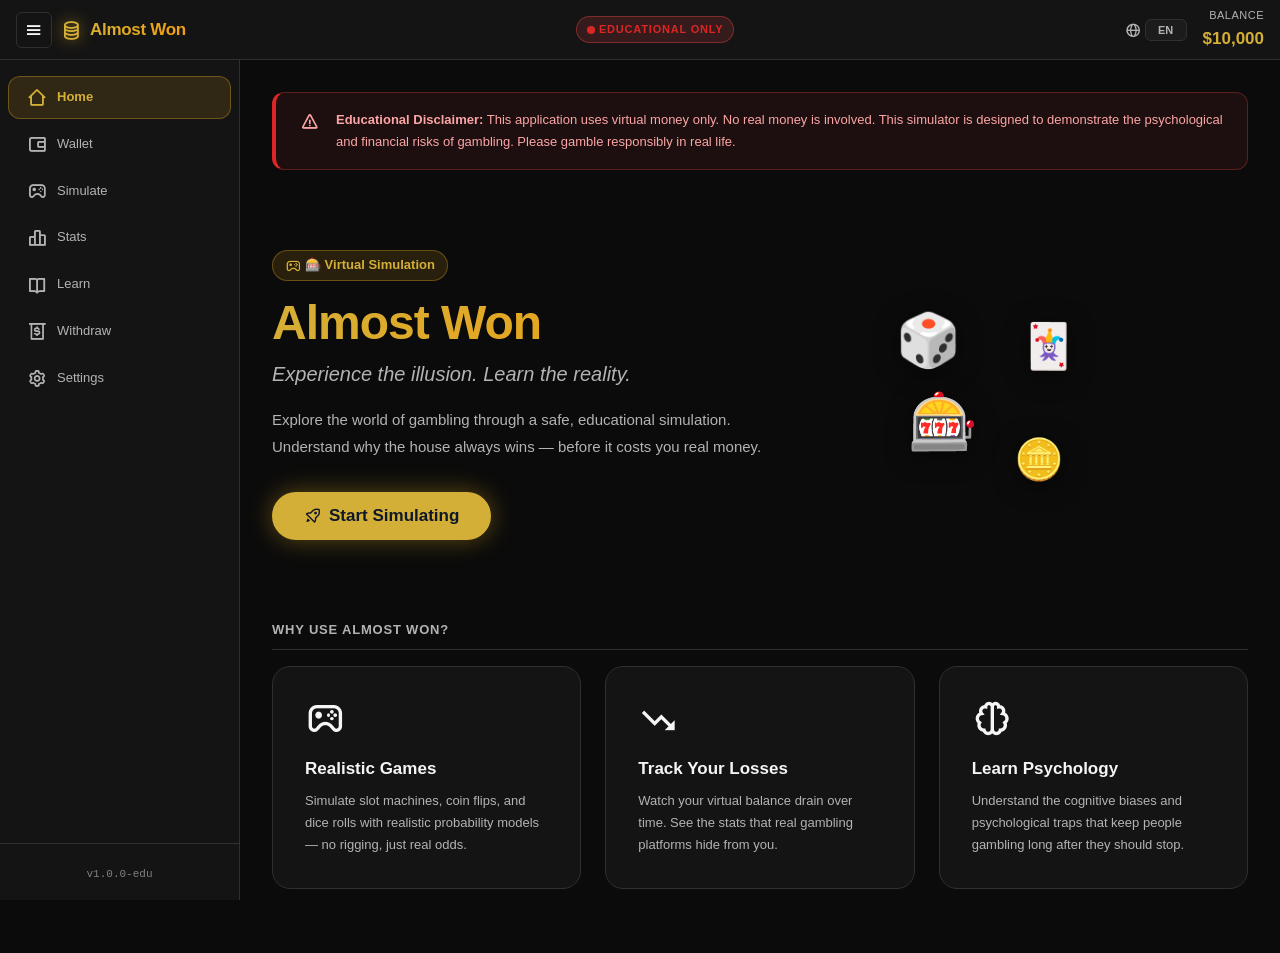
<file: index.html>
<!DOCTYPE html>
<html lang="en">
<head>
  <meta charset="UTF-8" />
  <meta name="viewport" content="width=device-width, initial-scale=1.0" />
  <meta name="description" content="Almost Won - Educational gambling simulator using virtual money." />
  <title>Almost Won | Home</title>
  <link rel="stylesheet" href="css/style.css" />
  <link rel="stylesheet" href="https://unpkg.com/boxicons@2.1.4/css/boxicons.min.css" />
</head>
<body>

  <!-- Layout mounts (filled by layout.js) -->
  <div id="headerMount"></div>

  <div class="layout-wrapper">
    <div id="sidebarMount"></div>

    <main class="main-content" id="mainContent" role="main">

      <!-- Educational Disclaimer Banner -->
      <div class="disclaimer-banner" role="alert">
        <i class="bx bx-error disclaimer-icon" aria-hidden="true"></i>
        <p>
          <strong data-i18n="disclaimerStrong">Educational Disclaimer:</strong>
          <span data-i18n="disclaimerText"> This application uses virtual money only.
          No real money is involved. This simulator is designed to demonstrate the psychological
          and financial risks of gambling. Please gamble responsibly in real life.</span>
        </p>
      </div>

      <!-- Hero Section -->
      <section class="hero-section" aria-labelledby="home-heading">
        <div class="hero-content">
          <div class="hero-badge">
            <i class="bx bx-joystick" aria-hidden="true"></i>
            <span data-i18n="heroBadge">🎰 Virtual Simulation</span>
          </div>
          <h1 class="hero-title" id="home-heading" data-i18n="heroTitle">Almost Won</h1>
          <p class="hero-tagline" data-i18n="heroTagline">Experience the illusion. Learn the reality.</p>
          <p class="hero-description" data-i18n="heroDesc">
            Explore the world of gambling through a safe, educational simulation.
            Understand why the house always wins — before it costs you real money.
          </p>
          <button class="btn btn-primary btn-glow" id="ctaButton">
            <i class="bx bx-rocket" aria-hidden="true"></i>
            <span data-i18n="ctaButton">Start Simulating</span>
          </button>
        </div>
        <div class="hero-visual" aria-hidden="true">
          <div class="hero-emoji-stack">
            <span class="floating-emoji e1">🎲</span>
            <span class="floating-emoji e2">🃏</span>
            <span class="floating-emoji e3">🎰</span>
            <span class="floating-emoji e4">🪙</span>
          </div>
        </div>
      </section>

      <!-- Feature Cards -->
      <div class="section-label" data-i18n="whyLabel">Why Use Almost Won?</div>
      <div class="cards-grid three-col">

        <article class="feature-card">
          <i class="bx bx-joystick card-icon" aria-hidden="true"></i>
          <h3 class="card-title" data-i18n="feat1Title">Realistic Games</h3>
          <p class="card-desc" data-i18n="feat1Desc">
            Simulate slot machines, coin flips, and dice rolls with realistic
            probability models — no rigging, just real odds.
          </p>
        </article>

        <article class="feature-card">
          <i class="bx bx-trending-down card-icon" aria-hidden="true"></i>
          <h3 class="card-title" data-i18n="feat2Title">Track Your Losses</h3>
          <p class="card-desc" data-i18n="feat2Desc">
            Watch your virtual balance drain over time. See the stats that
            real gambling platforms hide from you.
          </p>
        </article>

        <article class="feature-card">
          <i class="bx bx-brain card-icon" aria-hidden="true"></i>
          <h3 class="card-title" data-i18n="feat3Title">Learn Psychology</h3>
          <p class="card-desc" data-i18n="feat3Desc">
            Understand the cognitive biases and psychological traps that keep
            people gambling long after they should stop.
          </p>
        </article>

      </div>

    </main>
  </div>

  <div id="tabBarMount"></div>
  <div id="modalsMount"></div>

  <script src="js/i18n.js"></script>
  <script src="js/state.js"></script>
  <script src="js/engine.js"></script>
  <script src="js/education.js"></script>
  <script src="js/shared.js"></script>
  <script src="js/audio.js"></script>
  <script src="js/layout.js"></script>
  <script src="js/script.js"></script>
  <script>
    if (document.readyState === 'loading') {
      document.addEventListener('DOMContentLoaded', initHome);
    } else { initHome(); }
  </script>
</body>
</html>
</file>
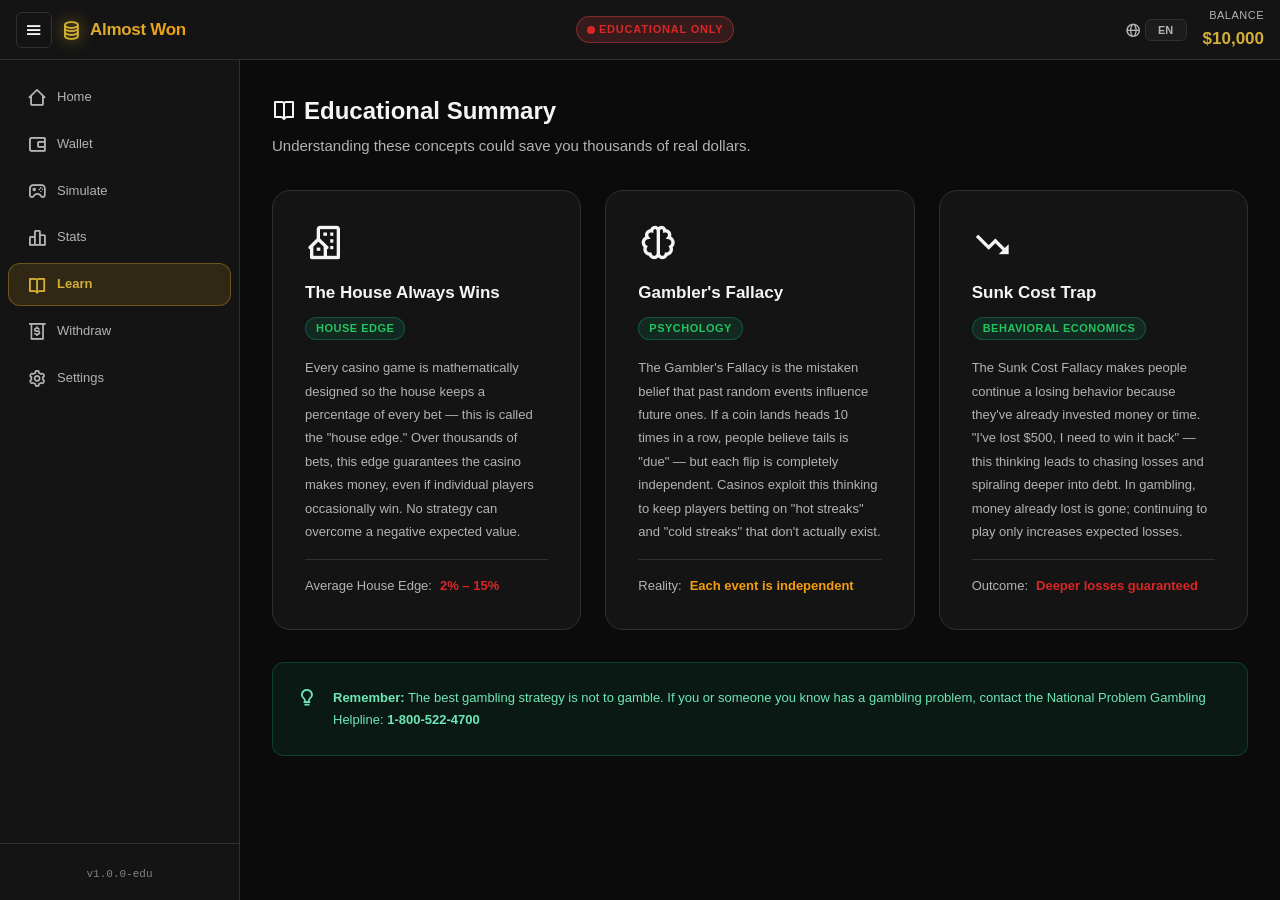
<file: learn.html>
<!DOCTYPE html>
<html lang="en">
<head>
  <meta charset="UTF-8" />
  <meta name="viewport" content="width=device-width, initial-scale=1.0" />
  <meta name="description" content="Almost Won - Educational Summary" />
  <title>Almost Won | Learn</title>
  <link rel="stylesheet" href="css/style.css" />
  <link rel="stylesheet" href="https://unpkg.com/boxicons@2.1.4/css/boxicons.min.css" />
</head>
<body>

  <div id="headerMount"></div>

  <div class="layout-wrapper">
    <div id="sidebarMount"></div>

    <main class="main-content" id="mainContent" role="main">

      <div class="section-header">
        <h2 class="section-title">
          <i class="bx bx-book-open" aria-hidden="true"></i>
          <span data-i18n="learnTitle">Educational Summary</span>
        </h2>
        <p class="section-subtitle" data-i18n="learnSubtitle">
          Understanding these concepts could save you thousands of real dollars.
        </p>
      </div>

      <div class="cards-grid three-col">

        <article class="edu-card" aria-label="The House Always Wins">
          <i class="bx bx-building-house edu-card-icon" aria-hidden="true"></i>
          <h3 class="edu-card-title" data-i18n="edu1Title">The House Always Wins</h3>
          <div class="edu-card-tag" data-i18n="edu1Tag">House Edge</div>
          <p class="edu-card-body" data-i18n="edu1Body">
            Every casino game is mathematically designed so the house keeps a percentage
            of every bet — this is called the "house edge." Over thousands of bets,
            this edge guarantees the casino makes money, even if individual players
            occasionally win. No strategy can overcome a negative expected value.
          </p>
          <div class="edu-card-stat">
            <span data-i18n="edu1Stat">Average House Edge:</span>
            <span class="edu-stat-value danger-text" data-i18n="edu1StatVal">2% – 15%</span>
          </div>
        </article>

        <article class="edu-card" aria-label="Gambler's Fallacy">
          <i class="bx bx-brain edu-card-icon" aria-hidden="true"></i>
          <h3 class="edu-card-title" data-i18n="edu2Title">Gambler's Fallacy</h3>
          <div class="edu-card-tag" data-i18n="edu2Tag">Psychology</div>
          <p class="edu-card-body" data-i18n="edu2Body">
            The Gambler's Fallacy is the mistaken belief that past random events
            influence future ones. If a coin lands heads 10 times in a row,
            people believe tails is "due" — but each flip is completely independent.
            Casinos exploit this thinking to keep players betting.
          </p>
          <div class="edu-card-stat">
            <span data-i18n="edu2Stat">Reality:</span>
            <span class="edu-stat-value accent-text" data-i18n="edu2StatVal">Each event is independent</span>
          </div>
        </article>

        <article class="edu-card" aria-label="Sunk Cost Trap">
          <i class="bx bx-trending-down edu-card-icon" aria-hidden="true"></i>
          <h3 class="edu-card-title" data-i18n="edu3Title">Sunk Cost Trap</h3>
          <div class="edu-card-tag" data-i18n="edu3Tag">Behavioral Economics</div>
          <p class="edu-card-body" data-i18n="edu3Body">
            The Sunk Cost Fallacy makes people continue a losing behavior because
            they've already invested money or time. "I've lost $500, I need to win
            it back" — this thinking leads to chasing losses and spiraling deeper
            into debt. Money already lost is gone; continuing to play only increases losses.
          </p>
          <div class="edu-card-stat">
            <span data-i18n="edu3Stat">Outcome:</span>
            <span class="edu-stat-value danger-text" data-i18n="edu3StatVal">Deeper losses guaranteed</span>
          </div>
        </article>

      </div>

      <!-- Info Box -->
      <div class="info-box" role="note">
        <i class="bx bx-bulb info-box-icon" aria-hidden="true"></i>
        <div>
          <strong data-i18n="infoBoxStrong">Remember:</strong>
          <span data-i18n="infoBoxText"> The best gambling strategy is not to gamble.
          If you or someone you know has a gambling problem, contact the
          National Problem Gambling Helpline:</span>
          <strong> 1-800-522-4700</strong>
        </div>
      </div>

      <!-- Contextual cards from session data -->
      <div id="contextualLearnCards"></div>

    </main>
  </div>

  <div id="tabBarMount"></div>
  <div id="modalsMount"></div>

  <script src="js/i18n.js"></script>
  <script src="js/state.js"></script>
  <script src="js/engine.js"></script>
  <script src="js/education.js"></script>
  <script src="js/shared.js"></script>
  <script src="js/audio.js"></script>
  <script src="js/layout.js"></script>
  <script src="js/script.js"></script>
  <script>
    if (document.readyState === 'loading') {
      document.addEventListener('DOMContentLoaded', initLearn);
    } else { initLearn(); }
  </script>
</body>
</html>
</file>
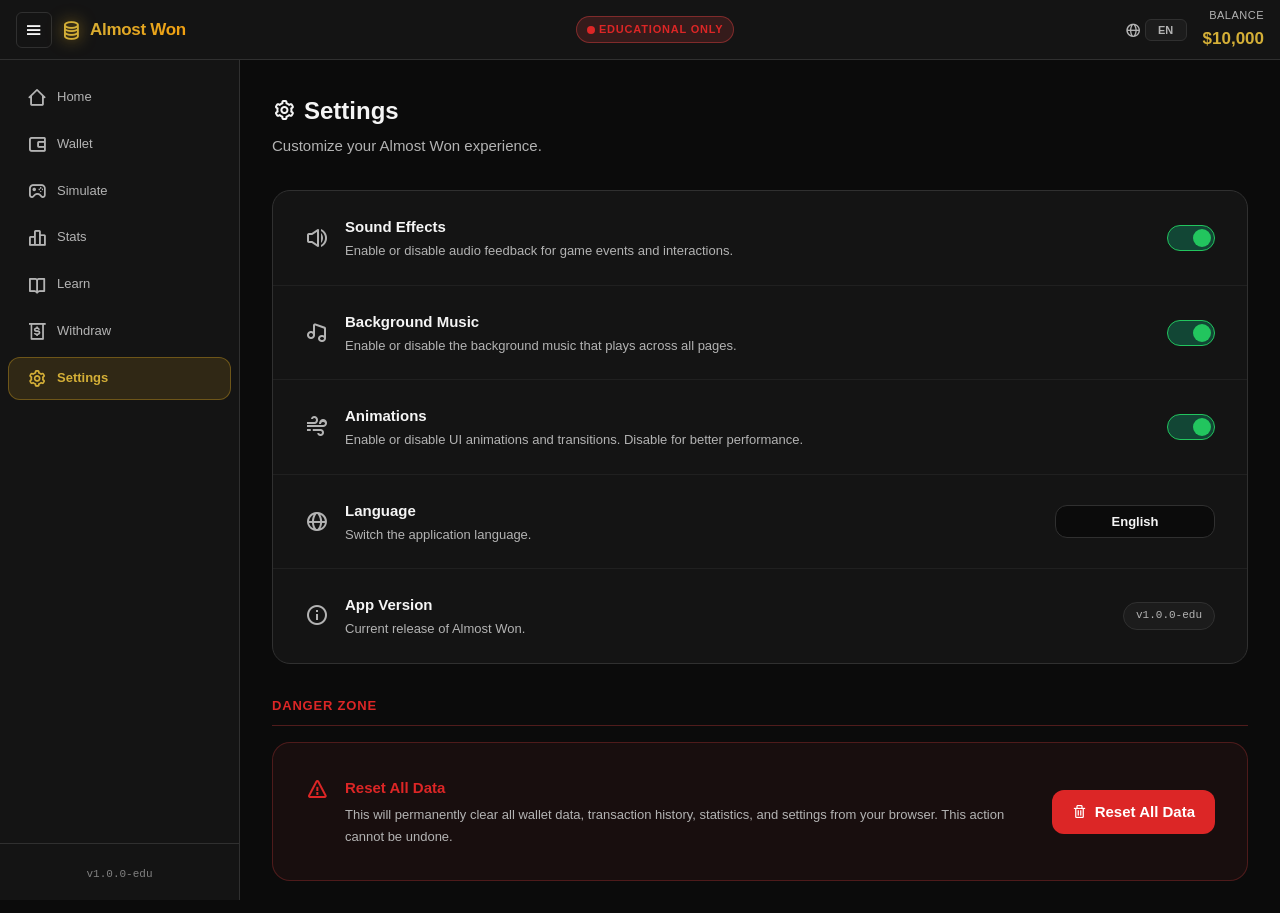
<file: settings.html>
<!DOCTYPE html>
<html lang="en">
<head>
  <meta charset="UTF-8" />
  <meta name="viewport" content="width=device-width, initial-scale=1.0" />
  <meta name="description" content="Almost Won - Settings" />
  <title>Almost Won | Settings</title>
  <link rel="stylesheet" href="css/style.css" />
  <link rel="stylesheet" href="https://unpkg.com/boxicons@2.1.4/css/boxicons.min.css" />
</head>
<body>

  <div id="headerMount"></div>

  <div class="layout-wrapper">
    <div id="sidebarMount"></div>

    <main class="main-content" id="mainContent" role="main">

      <div class="section-header">
        <h2 class="section-title">
          <i class="bx bx-cog" aria-hidden="true"></i>
          <span data-i18n="settingsTitle">Settings</span>
        </h2>
        <p class="section-subtitle" data-i18n="settingsSubtitle">Customize your Almost Won experience.</p>
      </div>

      <div class="settings-list">

        <!-- Sound Effects -->
        <div class="settings-item">
          <div class="settings-item-info">
            <i class="bx bx-volume-full settings-item-icon" aria-hidden="true"></i>
            <div>
              <div class="settings-item-title" data-i18n="soundTitle">Sound Effects</div>
              <div class="settings-item-desc" data-i18n="soundDesc">
                Enable or disable audio feedback for game events and interactions.
              </div>
            </div>
          </div>
          <label class="toggle-switch" data-i18n-aria="soundTitle" aria-label="Toggle sound effects">
            <input type="checkbox" id="soundToggle" role="switch" aria-checked="false" />
            <span class="toggle-slider" aria-hidden="true"></span>
          </label>
        </div>

        <!-- Background Music -->
        <div class="settings-item">
          <div class="settings-item-info">
            <i class="bx bx-music settings-item-icon" aria-hidden="true"></i>
            <div>
              <div class="settings-item-title" data-i18n="bgmTitle">Background Music</div>
              <div class="settings-item-desc" data-i18n="bgmDesc">
                Enable or disable the background music that plays across all pages.
              </div>
            </div>
          </div>
          <label class="toggle-switch" data-i18n-aria="bgmTitle" aria-label="Toggle background music">
            <input type="checkbox" id="bgmToggle" role="switch" aria-checked="true" checked />
            <span class="toggle-slider" aria-hidden="true"></span>
          </label>
        </div>

        <!-- Animations -->
        <div class="settings-item">
          <div class="settings-item-info">
            <i class="bx bx-wind settings-item-icon" aria-hidden="true"></i>
            <div>
              <div class="settings-item-title" data-i18n="animTitle">Animations</div>
              <div class="settings-item-desc" data-i18n="animDesc">
                Enable or disable UI animations and transitions.
              </div>
            </div>
          </div>
          <label class="toggle-switch" data-i18n-aria="animTitle" aria-label="Toggle animations">
            <input type="checkbox" id="animationsToggle" role="switch" aria-checked="true" checked />
            <span class="toggle-slider" aria-hidden="true"></span>
          </label>
        </div>

        <!-- Language -->
        <div class="settings-item">
          <div class="settings-item-info">
            <i class="bx bx-globe settings-item-icon" aria-hidden="true"></i>
            <div>
              <div class="settings-item-title" data-i18n="langTitle">Language</div>
              <div class="settings-item-desc" data-i18n="langDesc">Switch the application language.</div>
            </div>
          </div>
          <select class="lang-select settings-lang-select" aria-label="Select language">
            <option value="en">English</option>
            <option value="id">Bahasa Indonesia</option>
          </select>
        </div>

        <!-- App Version -->
        <div class="settings-item">
          <div class="settings-item-info">
            <i class="bx bx-info-circle settings-item-icon" aria-hidden="true"></i>
            <div>
              <div class="settings-item-title" data-i18n="appVersionTitle">App Version</div>
              <div class="settings-item-desc" data-i18n="appVersionDesc">Current release of Almost Won.</div>
            </div>
          </div>
          <span class="settings-value-badge" data-i18n="version">v1.0.0-edu</span>
        </div>

      </div>

      <!-- Danger Zone -->
      <div class="section-label danger-label" data-i18n="dangerZoneLabel">Danger Zone</div>
      <div class="danger-zone-card">
        <div class="danger-zone-info">
          <i class="bx bx-error" aria-hidden="true"></i>
          <div>
            <strong data-i18n="resetDataTitle">Reset All Data</strong>
            <p data-i18n="resetDataDesc">This will permanently clear all wallet data, transaction history, statistics, and settings from your browser. This action cannot be undone.</p>
          </div>
        </div>
        <button class="btn btn-danger" id="resetAllDataBtn">
          <i class="bx bx-trash" aria-hidden="true"></i>
          <span data-i18n="resetDataBtn">Reset All Data</span>
        </button>
      </div>

    </main>
  </div>

  <div id="tabBarMount"></div>
  <div id="modalsMount"></div>

  <script src="js/i18n.js"></script>
  <script src="js/state.js"></script>
  <script src="js/engine.js"></script>
  <script src="js/education.js"></script>
  <script src="js/shared.js"></script>
  <script src="js/audio.js"></script>
  <script src="js/layout.js"></script>
  <script src="js/script.js"></script>
  <script>
    if (document.readyState === 'loading') {
      document.addEventListener('DOMContentLoaded', initSettings);
    } else { initSettings(); }
  </script>
</body>
</html>
</file>
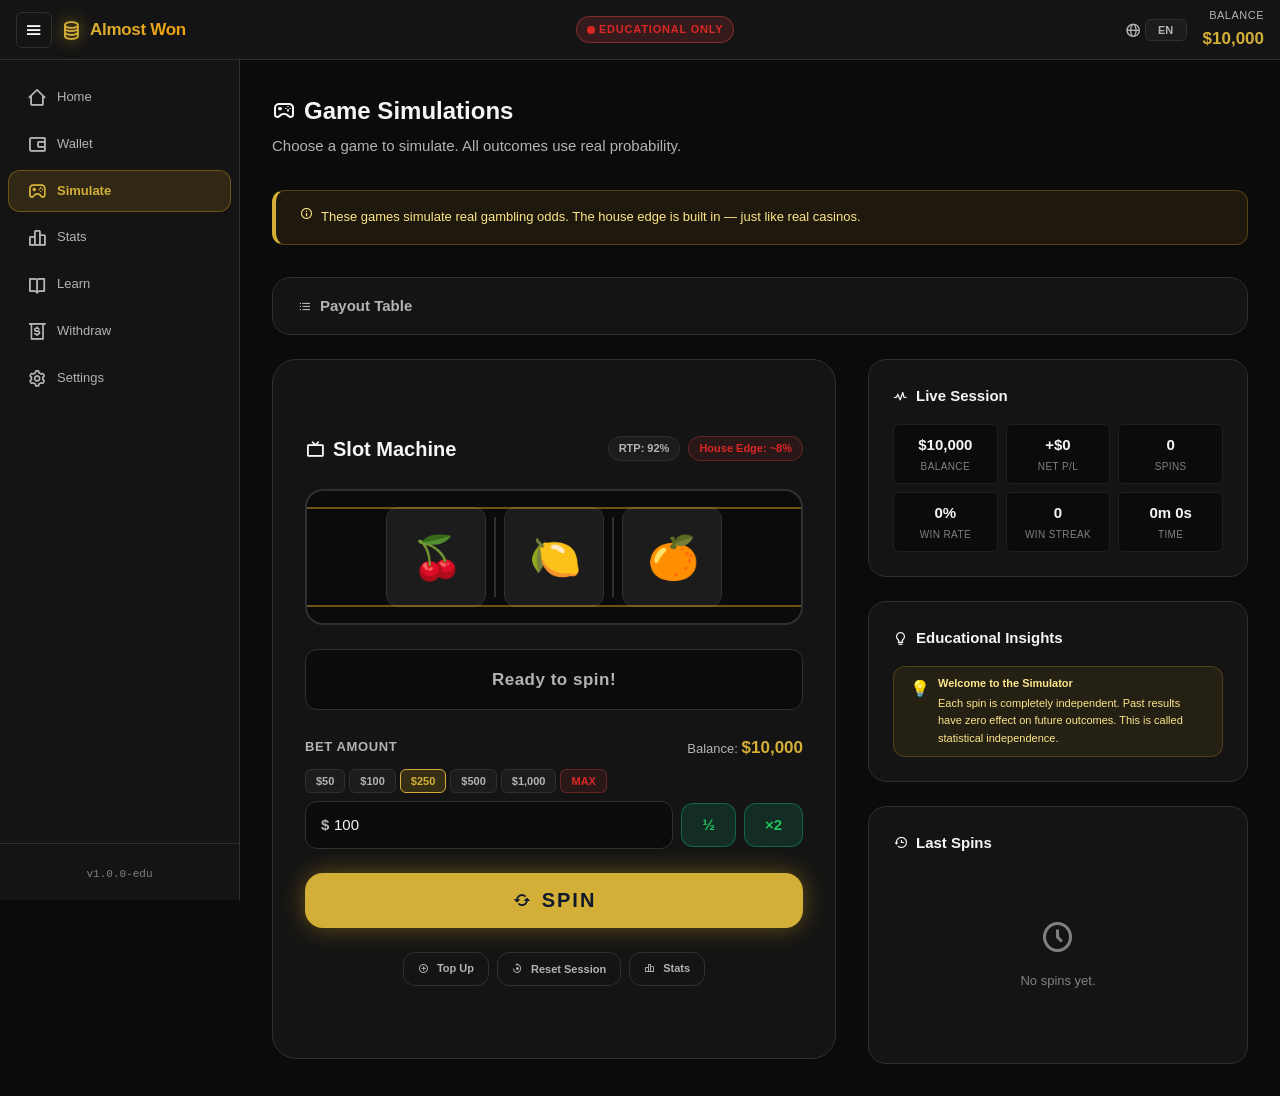
<file: simulation.html>
<!DOCTYPE html>
<html lang="en">
<head>
  <meta charset="UTF-8" />
  <meta name="viewport" content="width=device-width, initial-scale=1.0" />
  <meta name="description" content="Almost Won - Slot Machine Simulation" />
  <title>Almost Won | Simulate</title>
  <link rel="stylesheet" href="css/style.css" />
  <link rel="stylesheet" href="https://unpkg.com/boxicons@2.1.4/css/boxicons.min.css" />
</head>
<body>

  <div id="headerMount"></div>

  <div class="layout-wrapper">
    <div id="sidebarMount"></div>

    <main class="main-content" id="mainContent" role="main">

      <div class="section-header">
        <h2 class="section-title">
          <i class="bx bx-joystick" aria-hidden="true"></i>
          <span data-i18n="simTitle">Game Simulations</span>
        </h2>
        <p class="section-subtitle" data-i18n="simSubtitle">Spin the slot machine. Watch your balance drain in real time.</p>
      </div>

      <!-- House Edge Banner -->
      <div class="info-banner" id="simBanner">
        <i class="bx bx-info-circle" aria-hidden="true"></i>
        <span data-i18n="simBanner">These games simulate real gambling odds. The house edge is built in — just like real casinos.</span>
      </div>

      <!-- Payout Table -->
      <details class="payout-table-details">
        <summary class="payout-table-summary">
          <i class="bx bx-list-ul" aria-hidden="true"></i>
          <span data-i18n="payoutTableTitle">Payout Table</span>
        </summary>
        <div class="payout-table-grid" id="payoutTable"></div>
      </details>

      <div class="sim-layout">

        <!-- LEFT: Slot Machine -->
        <div class="slot-machine-panel">

          <!-- Machine Header -->
          <div class="machine-header">
            <div class="machine-title">
              <i class="bx bx-tv" aria-hidden="true"></i>
              <span data-i18n="slotsTitle">Slot Machine</span>
            </div>
            <div class="machine-rtp">
              <span class="stat-pill">RTP: 92%</span>
              <span class="stat-pill danger" data-i18n="houseEdgeLabel">House Edge: ~8%</span>
            </div>
          </div>

          <!-- Reels Display -->
          <div class="reels-container" id="reelsContainer" aria-label="Slot machine reels" aria-live="polite">
            <div class="reel-window" id="reel0">
              <div class="reel-track" id="track0">
                <div class="reel-symbol">🍒</div>
              </div>
            </div>
            <div class="reel-separator" aria-hidden="true"></div>
            <div class="reel-window" id="reel1">
              <div class="reel-track" id="track1">
                <div class="reel-symbol">🍋</div>
              </div>
            </div>
            <div class="reel-separator" aria-hidden="true"></div>
            <div class="reel-window" id="reel2">
              <div class="reel-track" id="track2">
                <div class="reel-symbol">🍊</div>
              </div>
            </div>
          </div>

          <!-- Result Display -->
          <div class="result-display" id="resultDisplay" aria-live="assertive">
            <span class="result-text" id="resultText" data-i18n="resultReady">Ready to spin!</span>
          </div>

          <!-- Bet Controls -->
          <div class="bet-controls">
            <div class="bet-label-row">
              <span class="bet-label" data-i18n="betLabel">Bet Amount</span>
              <span class="bet-balance-mini">
                <span data-i18n="balanceLabel">Balance</span>:
                <strong id="simBalance" class="balance-amount">$10,000</strong>
              </span>
            </div>

            <!-- Preset Bet Buttons -->
            <div class="bet-presets">
              <button class="bet-preset-btn" data-bet="50">$50</button>
              <button class="bet-preset-btn" data-bet="100">$100</button>
              <button class="bet-preset-btn active" data-bet="250">$250</button>
              <button class="bet-preset-btn" data-bet="500">$500</button>
              <button class="bet-preset-btn" data-bet="1000">$1,000</button>
              <button class="bet-preset-btn bet-max" id="betMaxBtn" data-i18n="betMax">MAX</button>
            </div>

            <!-- Custom Bet Input -->
            <div class="bet-input-row">
              <div class="input-wrapper">
                <span class="input-prefix" aria-hidden="true">$</span>
                <input
                  type="number"
                  id="betInput"
                  class="form-input"
                  value="250"
                  min="1"
                  step="1"
                  aria-label="Custom bet amount"
                  data-i18n-placeholder="betPlaceholder"
                />
              </div>
              <button class="btn btn-secondary" id="betHalfBtn" data-i18n="betHalf">½</button>
              <button class="btn btn-secondary" id="betDoubleBtn" data-i18n="betDouble">×2</button>
            </div>

            <!-- Insufficient balance message -->
            <p class="bet-warning hidden" id="betWarning" role="alert" data-i18n="insufficientBalance">
              Insufficient balance. Top up your wallet to continue.
            </p>
          </div>

          <!-- Spin Button -->
          <button class="btn btn-primary btn-spin" id="spinBtn" aria-label="Spin the slot machine">
            <i class="bx bx-refresh bx-spin-hover" aria-hidden="true"></i>
            <span id="spinBtnLabel" data-i18n="spinBtn">SPIN</span>
          </button>

          <!-- Quick Actions -->
          <div class="sim-quick-actions">
            <a href="wallet.html" class="btn btn-ghost btn-sm">
              <i class="bx bx-plus-circle" aria-hidden="true"></i>
              <span data-i18n="topUpWallet">Top Up</span>
            </a>
            <button class="btn btn-ghost btn-sm" id="resetSessionBtn">
              <i class="bx bx-reset" aria-hidden="true"></i>
              <span data-i18n="resetSession">Reset Session</span>
            </button>
            <a href="statistics.html" class="btn btn-ghost btn-sm">
              <i class="bx bx-bar-chart-alt-2" aria-hidden="true"></i>
              <span data-i18n="viewStats">Stats</span>
            </a>
          </div>

        </div>

        <!-- RIGHT: Live Stats + Educational Feed -->
        <div class="sim-right-panel">

          <!-- Live Session Stats -->
          <div class="live-stats-card">
            <h3 class="live-stats-title">
              <i class="bx bx-pulse" aria-hidden="true"></i>
              <span data-i18n="liveStatsTitle">Live Session</span>
            </h3>
            <div class="live-stats-grid">
              <div class="live-stat">
                <span class="live-stat-val" id="lsBalance">$10,000</span>
                <span class="live-stat-lbl" data-i18n="balanceLabel">Balance</span>
              </div>
              <div class="live-stat">
                <span class="live-stat-val" id="lsNetProfit">$0</span>
                <span class="live-stat-lbl" data-i18n="netProfit">Net P/L</span>
              </div>
              <div class="live-stat">
                <span class="live-stat-val" id="lsSpins">0</span>
                <span class="live-stat-lbl" data-i18n="totalSpins">Spins</span>
              </div>
              <div class="live-stat">
                <span class="live-stat-val" id="lsWinRate">0%</span>
                <span class="live-stat-lbl" data-i18n="winRate">Win Rate</span>
              </div>
              <div class="live-stat">
                <span class="live-stat-val" id="lsWinStreak">0</span>
                <span class="live-stat-lbl" data-i18n="winStreak">Win Streak</span>
              </div>
              <div class="live-stat">
                <span class="live-stat-val" id="lsSessionTime">0m 0s</span>
                <span class="live-stat-lbl" data-i18n="sessionTime">Time</span>
              </div>
            </div>
          </div>

          <!-- Educational Feed -->
          <div class="edu-feed" id="eduFeed">
            <h3 class="edu-feed-title">
              <i class="bx bx-bulb" aria-hidden="true"></i>
              <span data-i18n="eduFeedTitle">Educational Insights</span>
            </h3>
            <div class="edu-feed-content" id="eduFeedContent">
              <div class="edu-tip-card edu-tip-info">
                <span class="edu-tip-icon">💡</span>
                <div>
                  <strong data-i18n="eduTipWelcomeTitle">Welcome to the Simulator</strong>
                  <p data-i18n="eduTipWelcomeBody">Each spin is completely independent. Past results have zero effect on future outcomes. This is called statistical independence.</p>
                </div>
              </div>
            </div>
          </div>

          <!-- Spin History -->
          <div class="spin-history-card">
            <h3 class="spin-history-title">
              <i class="bx bx-history" aria-hidden="true"></i>
              <span data-i18n="spinHistoryTitle">Last Spins</span>
            </h3>
            <div class="spin-history-list" id="spinHistoryList">
              <div class="empty-state">
                <i class="bx bx-time-five" aria-hidden="true"></i>
                <p data-i18n="noSpinsYet">No spins yet.</p>
              </div>
            </div>
          </div>

        </div>
      </div>

    </main>
  </div>

  <div id="tabBarMount"></div>

  <!-- Session Summary Modal -->
  <div class="modal-overlay hidden" id="sessionModal" role="dialog" aria-modal="true" aria-labelledby="sessionModalTitle">
    <div class="modal-box modal-box-wide">
      <button class="modal-close-btn" id="closeSessionModal" aria-label="Close">
        <i class="bx bx-x" aria-hidden="true"></i>
      </button>
      <div class="modal-icon"><i class="bx bx-bar-chart-alt-2" aria-hidden="true"></i></div>
      <h2 class="modal-title" id="sessionModalTitle" data-i18n="sessionReportTitle">Session Report</h2>
      <div id="sessionReportContent"></div>
      <button class="btn btn-primary" id="sessionModalOkBtn" data-i18n="sessionReportOk">Continue Playing</button>
    </div>
  </div>

  <div id="modalsMount"></div>

  <script src="js/i18n.js"></script>
  <script src="js/state.js"></script>
  <script src="js/engine.js"></script>
  <script src="js/education.js"></script>
  <script src="js/shared.js"></script>
  <script src="js/audio.js"></script>
  <script src="js/layout.js"></script>
  <script src="js/script.js"></script>
  <script>
    if (document.readyState === 'loading') {
      document.addEventListener('DOMContentLoaded', initSimulation);
    } else { initSimulation(); }
  </script>
</body>
</html>
</file>
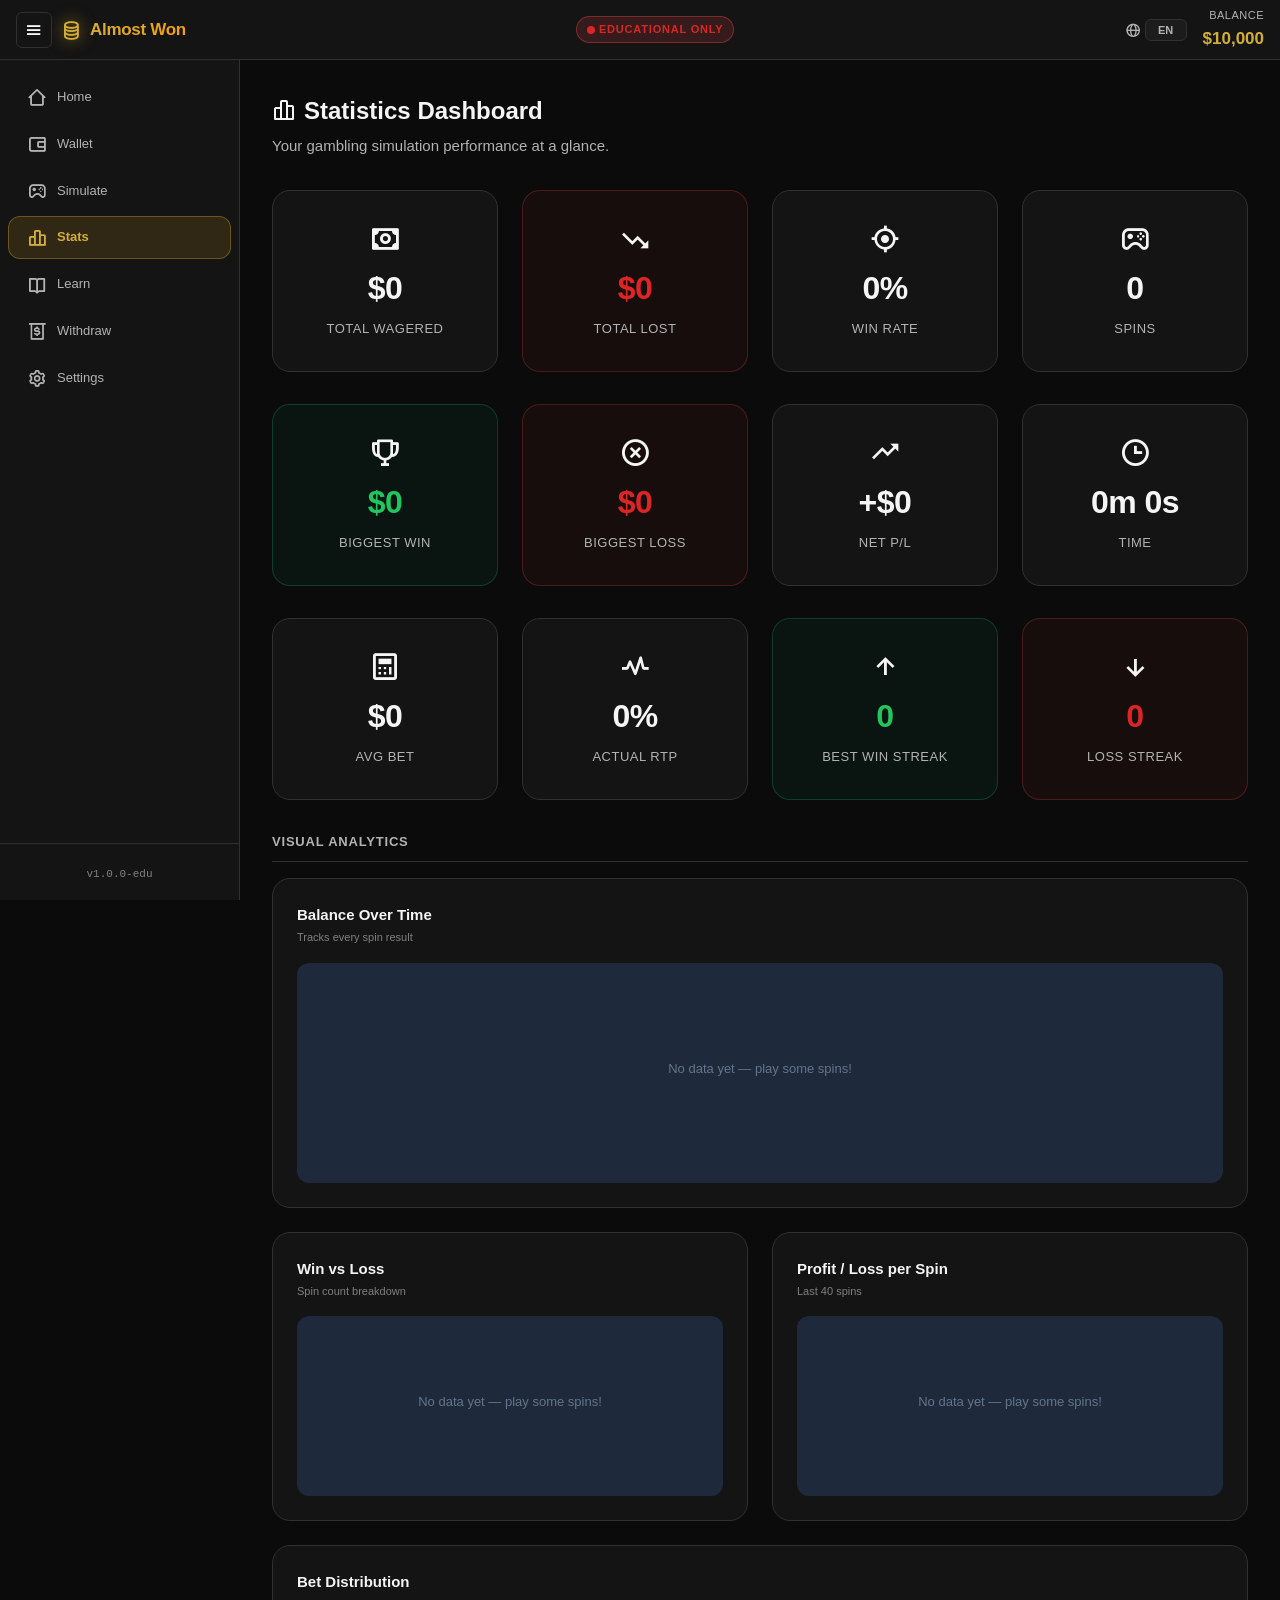
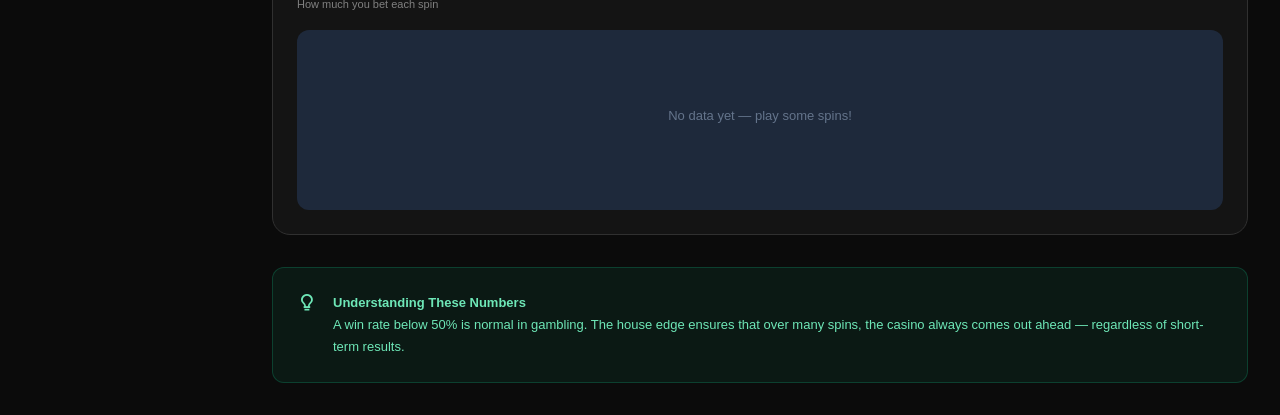
<file: statistics.html>
<!DOCTYPE html>
<html lang="en">
<head>
  <meta charset="UTF-8" />
  <meta name="viewport" content="width=device-width, initial-scale=1.0" />
  <meta name="description" content="Almost Won - Statistics Dashboard" />
  <title>Almost Won | Statistics</title>
  <link rel="stylesheet" href="css/style.css" />
  <link rel="stylesheet" href="https://unpkg.com/boxicons@2.1.4/css/boxicons.min.css" />
</head>
<body>

  <div id="headerMount"></div>

  <div class="layout-wrapper">
    <div id="sidebarMount"></div>

    <main class="main-content" id="mainContent" role="main">

      <div class="section-header">
        <h2 class="section-title">
          <i class="bx bx-bar-chart-alt-2" aria-hidden="true"></i>
          <span data-i18n="statsTitle">Statistics Dashboard</span>
        </h2>
        <p class="section-subtitle" data-i18n="statsSubtitle">Your gambling simulation performance at a glance.</p>
      </div>

      <!-- Primary Stats Grid -->
      <div class="cards-grid four-col">
        <div class="stat-card" aria-label="Total wagered">
          <i class="bx bx-money stat-card-icon" aria-hidden="true"></i>
          <div class="stat-card-value" id="statTotalWagered" aria-live="polite">$0</div>
          <div class="stat-card-label" data-i18n="statWagered">Total Wagered</div>
        </div>
        <div class="stat-card danger-card" aria-label="Total lost">
          <i class="bx bx-trending-down stat-card-icon" aria-hidden="true"></i>
          <div class="stat-card-value" id="statTotalLost" aria-live="polite">$0</div>
          <div class="stat-card-label" data-i18n="statLost">Total Lost</div>
        </div>
        <div class="stat-card" aria-label="Win rate">
          <i class="bx bx-target-lock stat-card-icon" aria-hidden="true"></i>
          <div class="stat-card-value" id="statWinRate" aria-live="polite">0%</div>
          <div class="stat-card-label" data-i18n="statWinRate">Win Rate</div>
        </div>
        <div class="stat-card" aria-label="Total spins">
          <i class="bx bx-joystick stat-card-icon" aria-hidden="true"></i>
          <div class="stat-card-value" id="statSpins" aria-live="polite">0</div>
          <div class="stat-card-label" data-i18n="totalSpins">Total Spins</div>
        </div>
      </div>

      <!-- Secondary Stats Grid -->
      <div class="cards-grid four-col">
        <div class="stat-card highlight-win">
          <i class="bx bx-trophy stat-card-icon" aria-hidden="true"></i>
          <div class="stat-card-value" id="statBiggestWin" aria-live="polite">$0</div>
          <div class="stat-card-label" data-i18n="statBigWin">Biggest Win</div>
        </div>
        <div class="stat-card highlight-loss">
          <i class="bx bx-x-circle stat-card-icon" aria-hidden="true"></i>
          <div class="stat-card-value" id="statBiggestLoss" aria-live="polite">$0</div>
          <div class="stat-card-label" data-i18n="statBigLoss">Biggest Loss</div>
        </div>
        <div class="stat-card">
          <i class="bx bx-trending-up stat-card-icon" aria-hidden="true"></i>
          <div class="stat-card-value" id="statNetProfit" aria-live="polite">$0</div>
          <div class="stat-card-label" data-i18n="netProfit">Net P/L</div>
        </div>
        <div class="stat-card">
          <i class="bx bx-time stat-card-icon" aria-hidden="true"></i>
          <div class="stat-card-value" id="statSessionTime" aria-live="polite">—</div>
          <div class="stat-card-label" data-i18n="sessionTime">Session Time</div>
        </div>
      </div>

      <!-- More Stats -->
      <div class="cards-grid four-col">
        <div class="stat-card">
          <i class="bx bx-calculator stat-card-icon" aria-hidden="true"></i>
          <div class="stat-card-value" id="statAvgBet" aria-live="polite">$0</div>
          <div class="stat-card-label" data-i18n="avgBet">Avg Bet</div>
        </div>
        <div class="stat-card">
          <i class="bx bx-pulse stat-card-icon" aria-hidden="true"></i>
          <div class="stat-card-value" id="statRTP" aria-live="polite">0%</div>
          <div class="stat-card-label" data-i18n="actualRTP">Actual RTP</div>
        </div>
        <div class="stat-card highlight-win">
          <i class="bx bx-up-arrow-alt stat-card-icon" aria-hidden="true"></i>
          <div class="stat-card-value" id="statWinStreak" aria-live="polite">0</div>
          <div class="stat-card-label" data-i18n="bestWinStreak">Best Win Streak</div>
        </div>
        <div class="stat-card highlight-loss">
          <i class="bx bx-down-arrow-alt stat-card-icon" aria-hidden="true"></i>
          <div class="stat-card-value" id="statLossStreak" aria-live="polite">0</div>
          <div class="stat-card-label" data-i18n="currentLossStreak">Loss Streak</div>
        </div>
      </div>

      <!-- Charts Section -->
      <div class="section-label" data-i18n="chartsLabel">Visual Analytics</div>
      <div class="charts-grid">

        <!-- Balance Over Time -->
        <div class="chart-card chart-wide">
          <div class="chart-card-header">
            <span class="chart-card-title" data-i18n="chartBalanceTitle">Balance Over Time</span>
            <span class="chart-card-sub" data-i18n="chartBalanceSub">Tracks every spin result</span>
          </div>
          <canvas id="chartBalance" class="chart-canvas chart-canvas-tall" aria-label="Balance history chart"></canvas>
        </div>

        <!-- Win / Loss Doughnut -->
        <div class="chart-card">
          <div class="chart-card-header">
            <span class="chart-card-title" data-i18n="chartWinLossTitle">Win vs Loss</span>
            <span class="chart-card-sub" data-i18n="chartWinLossSub">Spin count breakdown</span>
          </div>
          <canvas id="chartWinLoss" class="chart-canvas" aria-label="Win loss ratio chart"></canvas>
        </div>

        <!-- Profit/Loss Trend -->
        <div class="chart-card">
          <div class="chart-card-header">
            <span class="chart-card-title" data-i18n="chartProfitTitle">Profit / Loss per Spin</span>
            <span class="chart-card-sub" data-i18n="chartProfitSub">Last 40 spins</span>
          </div>
          <canvas id="chartProfitLoss" class="chart-canvas" aria-label="Profit loss trend chart"></canvas>
        </div>

        <!-- Bet Distribution -->
        <div class="chart-card chart-wide">
          <div class="chart-card-header">
            <span class="chart-card-title" data-i18n="chartBetDistTitle">Bet Distribution</span>
            <span class="chart-card-sub" data-i18n="chartBetDistSub">How much you bet each spin</span>
          </div>
          <canvas id="chartBetDist" class="chart-canvas" aria-label="Bet distribution chart"></canvas>
        </div>

      </div>

      <!-- Educational Insight -->
      <div class="info-box" id="statsEduBox" role="note">
        <i class="bx bx-bulb info-box-icon" aria-hidden="true"></i>
        <div id="statsEduContent">
          <strong data-i18n="statsEduTitle">Understanding These Numbers</strong>
          <p data-i18n="statsEduBody">A win rate below 50% is normal in gambling. The house edge ensures that over many spins, the casino always comes out ahead — regardless of short-term results.</p>
        </div>
      </div>

    </main>
  </div>

  <div id="tabBarMount"></div>
  <div id="modalsMount"></div>

  <script src="js/i18n.js"></script>
  <script src="js/state.js"></script>
  <script src="js/engine.js"></script>
  <script src="js/education.js"></script>
  <script src="js/charts.js"></script>
  <script src="js/shared.js"></script>
  <script src="js/audio.js"></script>
  <script src="js/layout.js"></script>
  <script src="js/script.js"></script>
  <script>
    if (document.readyState === 'loading') {
      document.addEventListener('DOMContentLoaded', initStatistics);
    } else { initStatistics(); }
  </script>
</body>
</html>
</file>
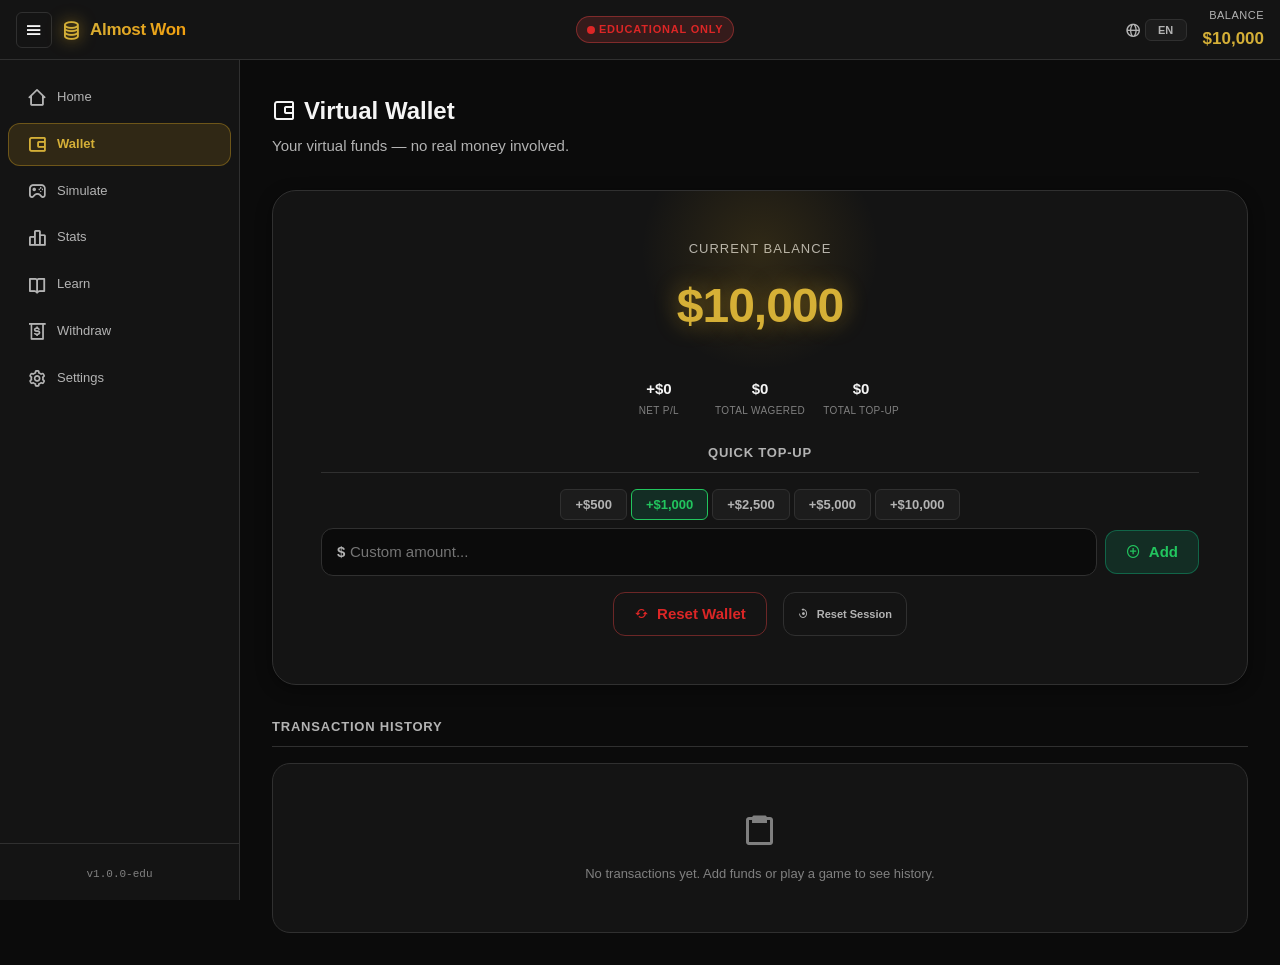
<file: wallet.html>
<!DOCTYPE html>
<html lang="en">
<head>
  <meta charset="UTF-8" />
  <meta name="viewport" content="width=device-width, initial-scale=1.0" />
  <meta name="description" content="Almost Won - Virtual Wallet" />
  <title>Almost Won | Wallet</title>
  <link rel="stylesheet" href="css/style.css" />
  <link rel="stylesheet" href="https://unpkg.com/boxicons@2.1.4/css/boxicons.min.css" />
</head>
<body>

  <div id="headerMount"></div>

  <div class="layout-wrapper">
    <div id="sidebarMount"></div>

    <main class="main-content" id="mainContent" role="main">

      <div class="section-header">
        <h2 class="section-title">
          <i class="bx bx-wallet-alt" aria-hidden="true"></i>
          <span data-i18n="walletTitle">Virtual Wallet</span>
        </h2>
        <p class="section-subtitle" data-i18n="walletSubtitle">Your virtual funds — no real money involved.</p>
      </div>

      <!-- Balance Card -->
      <div class="wallet-balance-card">
        <div class="balance-card-label" data-i18n="currentBalance">Current Balance</div>
        <div class="balance-card-amount" id="walletBalance" aria-live="polite" aria-label="Current wallet balance">
          $10,000
        </div>

        <!-- Wallet Stats Row -->
        <div class="wallet-stats-row">
          <div class="wallet-mini-stat">
            <span class="wallet-mini-val" id="wNetProfit">$0</span>
            <span class="wallet-mini-lbl" data-i18n="netProfit">Net P/L</span>
          </div>
          <div class="wallet-mini-stat">
            <span class="wallet-mini-val" id="wTotalBet">$0</span>
            <span class="wallet-mini-lbl" data-i18n="statWagered">Wagered</span>
          </div>
          <div class="wallet-mini-stat">
            <span class="wallet-mini-val" id="wTotalTopUp">$0</span>
            <span class="wallet-mini-lbl" data-i18n="totalTopUp">Top-Up</span>
          </div>
        </div>

        <!-- Preset Top-Up Buttons -->
        <div class="section-label" style="margin-top:var(--space-lg)" data-i18n="topUpPresets">Quick Top-Up</div>
        <div class="topup-presets">
          <button class="topup-preset-btn" data-amount="500">+$500</button>
          <button class="topup-preset-btn active" data-amount="1000">+$1,000</button>
          <button class="topup-preset-btn" data-amount="2500">+$2,500</button>
          <button class="topup-preset-btn" data-amount="5000">+$5,000</button>
          <button class="topup-preset-btn" data-amount="10000">+$10,000</button>
        </div>

        <!-- Custom Amount -->
        <div class="topup-custom-row">
          <div class="input-wrapper" style="flex:1">
            <span class="input-prefix" aria-hidden="true">$</span>
            <input type="number" id="customTopUpInput" class="form-input"
              data-i18n-placeholder="customAmountPlaceholder"
              placeholder="Custom amount..." min="1" step="1" />
          </div>
          <button class="btn btn-secondary" id="customTopUpBtn">
            <i class="bx bx-plus-circle" aria-hidden="true"></i>
            <span data-i18n="addCustom">Add</span>
          </button>
        </div>

        <div class="wallet-actions" style="margin-top:var(--space-md)">
          <button class="btn btn-danger-outline" id="resetWalletBtn">
            <i class="bx bx-refresh" aria-hidden="true"></i>
            <span data-i18n="resetWallet">Reset Wallet</span>
          </button>
          <button class="btn btn-ghost btn-sm" id="resetSessionBtn">
            <i class="bx bx-reset" aria-hidden="true"></i>
            <span data-i18n="resetSession">Reset Session</span>
          </button>
        </div>
      </div>

      <!-- Transaction History -->
      <div class="section-label" data-i18n="txHistoryLabel">Transaction History</div>
      <div class="transaction-list" id="transactionList" role="log" aria-live="polite" aria-label="Transaction history"></div>

    </main>
  </div>

  <div id="tabBarMount"></div>
  <div id="modalsMount"></div>

  <script src="js/i18n.js"></script>
  <script src="js/state.js"></script>
  <script src="js/engine.js"></script>
  <script src="js/education.js"></script>
  <script src="js/shared.js"></script>
  <script src="js/audio.js"></script>
  <script src="js/layout.js"></script>
  <script src="js/script.js"></script>
  <script>
    if (document.readyState === 'loading') {
      document.addEventListener('DOMContentLoaded', initWallet);
    } else { initWallet(); }
  </script>
</body>
</html>
</file>
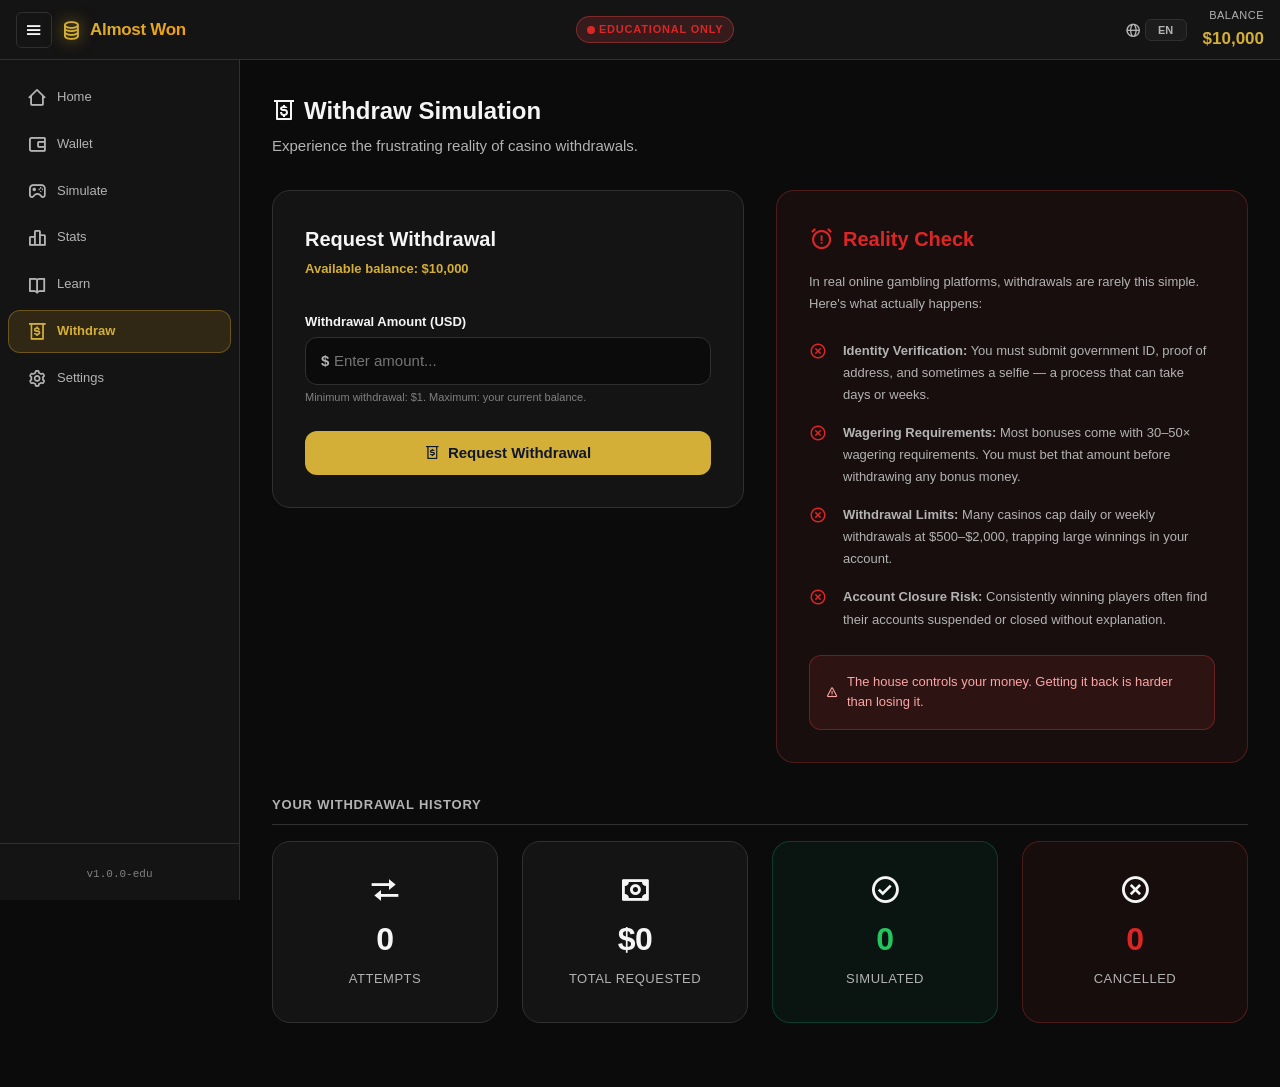
<file: withdraw.html>
<!DOCTYPE html>
<html lang="en">
<head>
  <meta charset="UTF-8" />
  <meta name="viewport" content="width=device-width, initial-scale=1.0" />
  <meta name="description" content="Almost Won - Withdraw Simulation" />
  <title>Almost Won | Withdraw</title>
  <link rel="stylesheet" href="css/style.css" />
  <link rel="stylesheet" href="https://unpkg.com/boxicons@2.1.4/css/boxicons.min.css" />
</head>
<body>

  <div id="headerMount"></div>

  <div class="layout-wrapper">
    <div id="sidebarMount"></div>

    <main class="main-content" id="mainContent" role="main">

      <div class="section-header">
        <h2 class="section-title">
          <i class="bx bx-money-withdraw" aria-hidden="true"></i>
          <span data-i18n="withdrawTitle">Withdraw Simulation</span>
        </h2>
        <p class="section-subtitle" data-i18n="withdrawSubtitle">Experience the frustrating reality of casino withdrawals.</p>
      </div>

      <div class="two-col-layout">

        <!-- Withdraw Form -->
        <div class="withdraw-form-card">
          <h3 class="form-card-title" data-i18n="requestWithdraw">Request Withdrawal</h3>
          <p class="form-card-subtitle">
            <span data-i18n="availBalance">Available balance:</span>
            <span id="withdrawAvailable" aria-live="polite">$10,000</span>
          </p>

          <form class="withdraw-form" id="withdrawForm" novalidate>
            <div class="form-group">
              <label for="withdrawAmount" class="form-label" data-i18n="withdrawLabel">
                Withdrawal Amount (USD)
              </label>
              <div class="input-wrapper">
                <span class="input-prefix" aria-hidden="true">$</span>
                <input
                  type="number"
                  id="withdrawAmount"
                  class="form-input"
                  data-i18n-placeholder="withdrawPlaceholder"
                  placeholder="Enter amount..."
                  min="1"
                  step="1"
                  aria-describedby="withdrawHint withdrawError"
                />
              </div>
              <p class="form-hint" id="withdrawHint" data-i18n="withdrawHint">
                Minimum withdrawal: $1. Maximum: your current balance.
              </p>
              <p class="form-error hidden" id="withdrawError" role="alert" aria-live="assertive"></p>
            </div>

            <button type="submit" class="btn btn-primary btn-full">
              <i class="bx bx-money-withdraw" aria-hidden="true"></i>
              <span data-i18n="withdrawBtn">Request Withdrawal</span>
            </button>
          </form>
        </div>

        <!-- Reality Check -->
        <div class="reality-check-card">
          <div class="reality-check-header">
            <i class="bx bx-alarm-exclamation reality-icon" aria-hidden="true"></i>
            <h3 class="reality-title" data-i18n="realityTitle">Reality Check</h3>
          </div>
          <p class="reality-intro" data-i18n="realityIntro">
            In real online gambling platforms, withdrawals are rarely this simple.
            Here's what actually happens:
          </p>
          <ul class="reality-list" role="list">
            <li>
              <i class="bx bx-x-circle reality-bullet" aria-hidden="true"></i>
              <div>
                <strong data-i18n="reality1Strong">Identity Verification:</strong>
                <span data-i18n="reality1Text"> You must submit government ID,
                proof of address, and sometimes a selfie — a process that can take
                days or weeks.</span>
              </div>
            </li>
            <li>
              <i class="bx bx-x-circle reality-bullet" aria-hidden="true"></i>
              <div>
                <strong data-i18n="reality2Strong">Wagering Requirements:</strong>
                <span data-i18n="reality2Text"> Most bonuses come with 30–50× wagering
                requirements. You must bet that amount before withdrawing any bonus money.</span>
              </div>
            </li>
            <li>
              <i class="bx bx-x-circle reality-bullet" aria-hidden="true"></i>
              <div>
                <strong data-i18n="reality3Strong">Withdrawal Limits:</strong>
                <span data-i18n="reality3Text"> Many casinos cap daily or weekly
                withdrawals at $500–$2,000, trapping large winnings in your account.</span>
              </div>
            </li>
            <li>
              <i class="bx bx-x-circle reality-bullet" aria-hidden="true"></i>
              <div>
                <strong data-i18n="reality4Strong">Account Closure Risk:</strong>
                <span data-i18n="reality4Text"> Consistently winning players
                often find their accounts suspended or closed without explanation.</span>
              </div>
            </li>
          </ul>
          <div class="reality-footer">
            <i class="bx bx-error" aria-hidden="true"></i>
            <span data-i18n="realityFooter">The house controls your money. Getting it back is harder than losing it.</span>
          </div>
        </div>

      </div><!-- end two-col-layout -->

      <!-- Withdraw Stats -->
      <div class="section-label" data-i18n="withdrawStatsLabel">Your Withdrawal History</div>
      <div class="cards-grid four-col">
        <div class="stat-card">
          <i class="bx bx-transfer stat-card-icon" aria-hidden="true"></i>
          <div class="stat-card-value" id="wdAttempts">0</div>
          <div class="stat-card-label" data-i18n="wdAttempts">Attempts</div>
        </div>
        <div class="stat-card">
          <i class="bx bx-money stat-card-icon" aria-hidden="true"></i>
          <div class="stat-card-value" id="wdTotal">$0</div>
          <div class="stat-card-label" data-i18n="wdTotal">Total Requested</div>
        </div>
        <div class="stat-card highlight-win">
          <i class="bx bx-check-circle stat-card-icon" aria-hidden="true"></i>
          <div class="stat-card-value" id="wdSuccess">0</div>
          <div class="stat-card-label" data-i18n="wdSuccess">Simulated</div>
        </div>
        <div class="stat-card highlight-loss">
          <i class="bx bx-x-circle stat-card-icon" aria-hidden="true"></i>
          <div class="stat-card-value" id="wdCancelled">0</div>
          <div class="stat-card-label" data-i18n="wdCancelled">Cancelled</div>
        </div>
      </div>

    </main>
  </div>

  <div id="tabBarMount"></div>

  <!-- Withdraw Friction Modal -->
  <div class="modal-overlay hidden" id="withdrawModal" role="dialog" aria-modal="true" aria-labelledby="withdrawModalTitle">
    <div class="modal-box">
      <button class="modal-close-btn" id="closeWithdrawModal" aria-label="Close modal">
        <i class="bx bx-x" aria-hidden="true"></i>
      </button>
      <div class="modal-icon"><i class="bx bx-time-five card-icon" aria-hidden="true"></i></div>
      <h2 class="modal-title" id="withdrawModalTitle" data-i18n="withdrawModalTitle">Withdrawal Under Review</h2>
      <p class="modal-body">
        <span data-i18n="withdrawModalBody">Your withdrawal of</span>
        <strong id="withdrawModalAmount">$0</strong>
        <span data-i18n="withdrawModalBodyEnd"> has been submitted and is now "under review."</span>
      </p>
      <div class="modal-timeline">
        <div class="timeline-item active">
          <i class="bx bx-check-circle tl-dot" aria-hidden="true"></i>
          <div>
            <strong data-i18n="tlSubmitted">Submitted</strong>
            <span data-i18n="tlSubmittedSub"> — Request received</span>
          </div>
        </div>
        <div class="timeline-item">
          <i class="bx bx-time tl-dot pending" aria-hidden="true"></i>
          <div>
            <strong data-i18n="tlIdentity">Identity Verification</strong>
            <span data-i18n="tlIdentitySub"> — Awaiting documents (2–5 days)</span>
          </div>
        </div>
        <div class="timeline-item">
          <i class="bx bx-time tl-dot pending" aria-hidden="true"></i>
          <div>
            <strong data-i18n="tlCompliance">Compliance Review</strong>
            <span data-i18n="tlComplianceSub"> — Anti-fraud check (1–3 days)</span>
          </div>
        </div>
        <div class="timeline-item">
          <i class="bx bx-time tl-dot pending" aria-hidden="true"></i>
          <div>
            <strong data-i18n="tlPayment">Payment Processing</strong>
            <span data-i18n="tlPaymentSub"> — Bank transfer (3–7 days)</span>
          </div>
        </div>
      </div>
      <p class="modal-disclaimer" data-i18n="withdrawModalDisclaimer">
        This is a simulation. In real gambling platforms, this process can take
        up to 2 weeks — and your request may be denied entirely.
      </p>
      <button class="btn btn-primary" id="withdrawModalOkBtn" data-i18n="withdrawModalOk">Understood</button>
    </div>
  </div>

  <div id="modalsMount"></div>

  <script src="js/i18n.js"></script>
  <script src="js/state.js"></script>
  <script src="js/engine.js"></script>
  <script src="js/education.js"></script>
  <script src="js/shared.js"></script>
  <script src="js/audio.js"></script>
  <script src="js/layout.js"></script>
  <script src="js/script.js"></script>
  <script>
    if (document.readyState === 'loading') {
      document.addEventListener('DOMContentLoaded', initWithdraw);
    } else { initWithdraw(); }
  </script>
</body>
</html>
</file>
<file: css/style.css>
/* ================================================================
  ALMOST WON — Educational Gambling Simulator
  style.css — Main Stylesheet
  Version: 1.0.0-edu
   ================================================================ */

/* ----------------------------------------------------------------
  1. CSS CUSTOM PROPERTIES (Design Tokens)
   ---------------------------------------------------------------- */
:root {
/* Background */
--color-bg: #0B0B0B;
--color-surface: #141414;
--color-surface-2: #1C1C1C;
--color-surface-3: #252525;
/* Primary */
--color-primary: #D4AF37;
--color-primary-dim: #B68D2A;
/* Secondary */
--color-secondary: #22C55E;
/* Accent */
--color-accent: #F59E0B;
/* Danger */
--color-danger: #DC2626;
--color-danger-dim: #991B1B;
/* Text */
--color-text: #F5F5F5;
--color-text-muted: #B3B3B3;
--color-text-dim: #808080;
/* Border */
--color-border: #303030;
--color-border-dim: #202020;

/* Layout */
--sidebar-width: 240px;
--sidebar-collapsed: 64px;
--header-height: 60px;
--tab-bar-height: 64px;

/* Spacing */
--space-xs: 4px;
--space-sm: 8px;
--space-md: 16px;
--space-lg: 24px;
--space-xl: 32px;
--space-2xl: 48px;

/* Border Radius */
--radius-sm: 6px;
--radius-md: 12px;
--radius-lg: 18px;
--radius-xl: 24px;
--radius-full: 9999px;

/* Shadows */
--shadow-sm: 0 1px 3px rgba(0, 0, 0, 0.3);
--shadow-md: 0 4px 16px rgba(0, 0, 0, 0.4);
--shadow-lg: 0 8px 32px rgba(0, 0, 0, 0.5);
--shadow-glow-primary: 0 0 24px rgba(251, 191, 36, 0.35);
--shadow-glow-danger: 0 0 24px rgba(239, 68, 68, 0.35);

/* Typography */
--font-family: 'Inter',
-apple-system,
BlinkMacSystemFont,
'Segoe UI',
Roboto,
Oxygen,
Ubuntu,
sans-serif;
--font-size-xs: 11px;
--font-size-sm: 13px;
--font-size-base: 15px;
--font-size-md: 17px;
--font-size-lg: 20px;
--font-size-xl: 24px;
--font-size-2xl: 32px;
--font-size-3xl: 48px;

/* Transitions */
--transition-fast: 0.15s ease;
--transition-normal: 0.25s ease;
--transition-slow: 0.4s ease;
}

/* ----------------------------------------------------------------
  2. CSS RESET & BASE STYLES
   ---------------------------------------------------------------- */
*,
*::before,
*::after {
  box-sizing: border-box;
  margin: 0;
  padding: 0;
}

html {
  scroll-behavior: smooth;
  font-size: var(--font-size-base);
}

body {
  font-family: var(--font-family);
  background-color: var(--color-bg);
  color: var(--color-oext);
  line-height: 1.6;
  min-height: 100vh;
  overflow-x: hidden;
  -webkit-font-smoothing: antialiased;
  -moz-osx-font-smoothing: grayscale;
}

/* Remove default list styles */
ul,
ol {
  list-style: none;
}

/* Smooth focus rings for accessibility */
:focus-visible {
  outline: 2px solid var(--color-primary);
  outline-offset: 2px;
  border-radius: var(--radius-sm);
}

/* Remove focus ring from mouse users */
:focus:not(:focus-visible) {
  outline: none;
}

/* Accessible hidden utility */
.sr-only {
  position: absolute;
  width: 1px;
  height: 1px;
  padding: 0;
  margin: -1px;
  overflow: hidden;
  clip: rect(0, 0, 0, 0);
  white-space: nowrap;
  border: 0;
}

/* Hidden utility */
.hidden {
  display: none !important;
}

/* ----------------------------------------------------------------
  3. TYPOGRAPHY UTILITIES
   ---------------------------------------------------------------- */
.danger-text {
  color: var(--color-danger);
}

.accent-text {
  color: var(--color-accent);
}

.muted-text {
  color: var(--color-text-muted);
}

.primary-text {
  color: var(--color-primary);
}

/* ----------------------------------------------------------------
  4. TOP HEADER BAR
   ---------------------------------------------------------------- */
.top-header {
  position: fixed;
  top: 0;
  left: 0;
  right: 0;
  height: var(--header-height);
  background: var(--color-surface);
  border-bottom: 1px solid var(--color-border);
  display: flex;
  align-items: center;
  justify-content: space-between;
  padding: 0 var(--space-md);
  z-index: 1000;
  gap: var(--space-md);
}

.header-left {
  display: flex;
  align-items: center;
  gap: var(--space-sm);
  flex-shrink: 0;
}

.header-center {
  flex: 1;
  display: flex;
  justify-content: center;
}

.header-right {
  display: flex;
  align-items: center;
  flex-shrink: 0;
}

/* Sidebar Toggle Button */
.sidebar-toggle {
  background: transparent;
  border: 1px solid var(--color-border);
  color: var(--color-text);
  width: 36px;
  height: 36px;
  border-radius: var(--radius-sm);
  cursor: pointer;
  display: flex;
  align-items: center;
  justify-content: center;
  font-size: 16px;
  transition: background var(--transition-fast), border-color var(--transition-fast);
}

.sidebar-toggle:hover {
  background: var(--color-surface-2);
  border-color: var(--color-primary);
}

/* App Logo */
.app-logo {
  display: flex;
  align-items: center;
  gap: var(--space-sm);
}

.logo-icon {
  font-size: 22px;
  filter: drop-shadow(0 0 8px rgba(251, 191, 36, 0.6));
}

.logo-text {
  font-size: var(--font-size-md);
  font-weight: 700;
  background: linear-gradient(135deg, var(--color-primary), var(--color-accent));
  -webkit-background-clip: text;
  -webkit-text-fill-color: transparent;
  background-clip: text;
  letter-spacing: -0.3px;
}

/* Educational Badge */
.edu-badge {
  display: inline-flex;
  align-items: center;
  gap: var(--space-xs);
  background: rgba(239, 68, 68, 0.15);
  border: 1px solid rgba(239, 68, 68, 0.4);
  color: var(--color-danger);
  font-size: var(--font-size-xs);
  font-weight: 700;
  letter-spacing: 0.8px;
  text-transform: uppercase;
  padding: 4px 10px;
  border-radius: var(--radius-full);
}

/* Pulsing dot animation */
.pulse-dot {
  width: 8px;
  height: 8px;
  background: var(--color-danger);
  border-radius: 50%;
  display: inline-block;
  animation: pulse-animation 1.5s infinite;
}

@keyframes pulse-animation {
  0% {
    transform: scale(1);
    opacity: 1;
  }

  50% {
    transform: scale(1.4);
    opacity: 0.6;
  }

  100% {
    transform: scale(1);
    opacity: 1;
  }
}

/* Header Balance */
.header-balance {
  display: flex;
  flex-direction: column;
  align-items: flex-end;
  gap: 1px;
}

.balance-label {
  font-size: var(--font-size-xs);
  color: var(--color-text-muted);
  text-transform: uppercase;
  letter-spacing: 0.5px;
}

.balance-amount {
  font-size: var(--font-size-md);
  font-weight: 700;
  color: var(--color-primary);
  font-variant-numeric: tabular-nums;
  transition: color var(--transition-normal);
}

/* ----------------------------------------------------------------
  5. LAYOUT WRAPPER
   ---------------------------------------------------------------- */
.layout-wrapper {
  display: flex;
  padding-top: var(--header-height);
  min-height: 100vh;
}

/* ----------------------------------------------------------------
  6. SIDEBAR NAVIGATION
   ---------------------------------------------------------------- */
.sidebar {
  position: fixed;
  top: var(--header-height);
  left: 0;
  bottom: 0;
  width: var(--sidebar-width);
  background: var(--color-surface);
  border-right: 1px solid var(--color-border);
  display: flex;
  flex-direction: column;
  z-index: 900;
  transition: width var(--transition-normal), transform var(--transition-normal);
  overflow: hidden;
}

.sidebar-nav {
  flex: 1;
  overflow-y: auto;
  padding: var(--space-md) var(--space-sm);
  scrollbar-width: thin;
  scrollbar-color: var(--color-border) transparent;
}

.nav-list {
  display: flex;
  flex-direction: column;
  gap: var(--space-xs);
}

.nav-item {
  width: 100%;
}

.nav-btn {
  width: 100%;
  display: flex;
  align-items: center;
  gap: var(--space-sm);
  padding: 10px var(--space-md);
  background: transparent;
  border: 1px solid transparent;
  border-radius: var(--radius-md);
  color: var(--color-text-muted);
  cursor: pointer;
  font-family: var(--font-family);
  font-size: var(--font-size-sm);
  font-weight: 500;
  text-align: left;
  text-decoration: none;
  transition:
    background var(--transition-fast),
    color var(--transition-fast),
    border-color var(--transition-fast);
  white-space: nowrap;
  overflow: hidden;
}

.nav-btn:hover {
  background: var(--color-surface-2);
  color: var(--color-text);
  border-color: var(--color-border);
}

.nav-btn.active {
  background: rgba(251, 191, 36, 0.12);
  color: var(--color-primary);
  border-color: rgba(251, 191, 36, 0.3);
  font-weight: 600;
}

.nav-icon {
  flex-shrink: 0;
  width: 24px;
  text-align: center;
  display: inline-flex;
  align-items: center;
  justify-content: center;
}

.nav-label {
  flex: 1;
  transition: opacity var(--transition-normal);
}

/* Sidebar Footer */
.sidebar-footer {
  padding: var(--space-md);
  border-top: 1px solid var(--color-border);
  text-align: center;
}

.version-label {
  font-size: var(--font-size-xs);
  color: var(--color-text-dim);
  font-family: 'Courier New', monospace;
}

/* Collapsed sidebar state */
.sidebar.collapsed {
  width: var(--sidebar-collapsed);
}

.sidebar.collapsed .nav-label,
.sidebar.collapsed .version-label {
  opacity: 0;
  pointer-events: none;
}

.sidebar.collapsed .nav-btn {
  padding: 10px;
}

/* ----------------------------------------------------------------
  7. MAIN CONTENT AREA
   ---------------------------------------------------------------- */
.main-content {
  margin-left: var(--sidebar-width);
  flex: 1;
  padding: var(--space-xl);
  min-height: calc(100vh - var(--header-height));
  transition: margin-left var(--transition-normal);
}

.main-content.sidebar-collapsed {
  margin-left: var(--sidebar-collapsed);
}

/* ----------------------------------------------------------------
  8. PAGE SECTIONS (SPA)
   ---------------------------------------------------------------- */
.page-section {
  display: none;
  animation: fadeIn var(--transition-normal) ease;
}

.page-section.active {
  display: block;
}

@keyframes fadeIn {
  from {
    opacity: 0;
    transform: translateY(8px);
  }

  to {
    opacity: 1;
    transform: translateY(0);
  }
}

/* Section Header */
.section-header {
  margin-bottom: var(--space-xl);
}

.section-title {
  font-size: var(--font-size-xl);
  font-weight: 700;
  color: var(--color-text);
  display: flex;
  align-items: center;
  gap: var(--space-sm);
  margin-bottom: var(--space-xs);
}

.section-subtitle {
  color: var(--color-text-muted);
  font-size: var(--font-size-base);
}

.section-label {
  font-size: var(--font-size-sm);
  font-weight: 600;
  text-transform: uppercase;
  letter-spacing: 0.8px;
  color: var(--color-text-muted);
  margin: var(--space-xl) 0 var(--space-md) 0;
  padding-bottom: var(--space-sm);
  border-bottom: 1px solid var(--color-border);
}

.danger-label {
  color: var(--color-danger);
  border-bottom-color: rgba(239, 68, 68, 0.3);
}

/* ----------------------------------------------------------------
  9. BUTTON COMPONENTS
   ---------------------------------------------------------------- */
.btn {
  display: inline-flex;
  align-items: center;
  justify-content: center;
  gap: var(--space-sm);
  padding: 10px 20px;
  border: none;
  border-radius: var(--radius-md);
  font-family: var(--font-family);
  font-size: var(--font-size-base);
  font-weight: 600;
  cursor: pointer;
  transition:
    background var(--transition-fast),
    transform var(--transition-fast),
    box-shadow var(--transition-fast),
    opacity var(--transition-fast);
  white-space: nowrap;
  text-decoration: none;
  min-height: 44px;
  /* touch-friendly */
}

.btn:hover {
  transform: translateY(-1px);
}

.btn:active {
  transform: translateY(0);
}

.btn:disabled {
  opacity: 0.5;
  cursor: not-allowed;
  transform: none;
}

/* Primary Button */
.btn-primary {
  background: var(--color-primary);
  color: #0F172A;
}

.btn-primary:hover {
  background: #FCD34D;
  box-shadow: var(--shadow-glow-primary);
}

/* Glowing CTA variant */
.btn-glow {
  box-shadow: var(--shadow-glow-primary);
  font-size: var(--font-size-md);
  padding: 14px 32px;
  border-radius: var(--radius-full);
}

.btn-glow:hover {
  box-shadow: 0 0 36px rgba(251, 191, 36, 0.5);
}

/* Secondary Button */
.btn-secondary {
  background: rgba(16, 185, 129, 0.15);
  color: var(--color-secondary);
  border: 1px solid rgba(16, 185, 129, 0.4);
}

.btn-secondary:hover {
  background: rgba(16, 185, 129, 0.25);
  box-shadow: 0 0 16px rgba(16, 185, 129, 0.2);
}

/* Danger Button */
.btn-danger {
  background: var(--color-danger);
  color: #fff;
}

.btn-danger:hover {
  background: var(--color-danger-dim);
  box-shadow: var(--shadow-glow-danger);
}

/* Danger Outline Button */
.btn-danger-outline {
  background: transparent;
  color: var(--color-danger);
  border: 1px solid rgba(239, 68, 68, 0.4);
}

.btn-danger-outline:hover {
  background: rgba(239, 68, 68, 0.1);
  border-color: var(--color-danger);
}

/* Ghost Button */
.btn-ghost {
  background: transparent;
  color: var(--color-text-muted);
  border: 1px solid var(--color-border);
}

.btn-ghost:hover {
  background: var(--color-surface-2);
  color: var(--color-text);
}

/* Full width button */
.btn-full {
  width: 100%;
}

/* ----------------------------------------------------------------
  10. CARD GRID LAYOUTS
   ---------------------------------------------------------------- */
.cards-grid {
  display: grid;
  gap: var(--space-lg);
  margin-bottom: var(--space-xl);
}

.cards-grid.three-col {
  grid-template-columns: repeat(3, 1fr);
}

.cards-grid.four-col {
  grid-template-columns: repeat(4, 1fr);
}

.cards-grid.two-col {
  grid-template-columns: repeat(2, 1fr);
}

/* ----------------------------------------------------------------
  11. DISCLAIMER & INFO BANNERS
   ---------------------------------------------------------------- */
.disclaimer-banner {
  background: rgba(239, 68, 68, 0.08);
  border: 1px solid rgba(239, 68, 68, 0.3);
  border-left: 4px solid var(--color-danger);
  border-radius: var(--radius-md);
  padding: var(--space-md) var(--space-lg);
  margin-bottom: var(--space-xl);
  display: flex;
  align-items: flex-start;
  gap: var(--space-md);
  color: #FCA5A5;
  font-size: var(--font-size-sm);
  line-height: 1.7;
}

.disclaimer-icon {
  font-size: 20px;
  flex-shrink: 0;
  margin-top: 2px;
}

.info-banner {
  background: rgba(251, 191, 36, 0.08);
  border: 1px solid rgba(251, 191, 36, 0.25);
  border-left: 4px solid var(--color-primary);
  border-radius: var(--radius-md);
  padding: var(--space-md) var(--space-lg);
  margin-bottom: var(--space-xl);
  color: #FDE68A;
  font-size: var(--font-size-sm);
  display: flex;
  align-items: flex-start;
  gap: var(--space-sm);
}

.info-box {
  background: rgba(16, 185, 129, 0.08);
  border: 1px solid rgba(16, 185, 129, 0.25);
  border-radius: var(--radius-md);
  padding: var(--space-lg);
  display: flex;
  align-items: flex-start;
  gap: var(--space-md);
  color: #6EE7B7;
  font-size: var(--font-size-sm);
  line-height: 1.7;
  margin-top: var(--space-xl);
}

.info-box-icon {
  font-size: 20px;
  flex-shrink: 0;
}

/* ----------------------------------------------------------------
  12. HOME PAGE — HERO SECTION
   ---------------------------------------------------------------- */
.hero-section {
  display: flex;
  align-items: center;
  gap: var(--space-2xl);
  padding: var(--space-2xl) 0;
  margin-bottom: var(--space-xl);
}

.hero-content {
  flex: 1;
  max-width: 540px;
}

.hero-badge-placeholder {
  /* moved to section 32 */
}

.hero-title {
  font-size: var(--font-size-3xl);
  font-weight: 800;
  background: linear-gradient(135deg, var(--color-primary) 0%, var(--color-accent) 100%);
  -webkit-background-clip: text;
  -webkit-text-fill-color: transparent;
  background-clip: text;
  line-height: 1.1;
  margin-bottom: var(--space-sm);
  letter-spacing: -1px;
}

.hero-tagline {
  font-size: var(--font-size-lg);
  color: var(--color-text-muted);
  font-style: italic;
  margin-bottom: var(--space-md);
  font-weight: 300;
}

.hero-description {
  color: var(--color-text-muted);
  font-size: var(--font-size-base);
  line-height: 1.8;
  margin-bottom: var(--space-xl);
}

/* Hero Visual — floating emojis */
.hero-visual {
  flex-shrink: 0;
  width: 240px;
  height: 240px;
  position: relative;
  display: flex;
  align-items: center;
  justify-content: center;
}

.hero-emoji-stack {
  position: relative;
  width: 100%;
  height: 100%;
}

.floating-emoji {
  position: absolute;
  font-size: 48px;
  animation: float 4s ease-in-out infinite;
  filter: drop-shadow(0 4px 12px rgba(0, 0, 0, 0.5));
}

.floating-emoji.e1 {
  top: 10%;
  left: 15%;
  animation-delay: 0s;
  font-size: 52px;
}

.floating-emoji.e2 {
  top: 15%;
  right: 10%;
  animation-delay: 0.8s;
  font-size: 44px;
}

.floating-emoji.e3 {
  bottom: 20%;
  left: 20%;
  animation-delay: 1.6s;
  font-size: 56px;
}

.floating-emoji.e4 {
  bottom: 10%;
  right: 15%;
  animation-delay: 2.4s;
  font-size: 40px;
}

@keyframes float {

  0%,
  100% {
    transform: translateY(0px) rotate(0deg);
  }

  33% {
    transform: translateY(-12px) rotate(3deg);
  }

  66% {
    transform: translateY(-6px) rotate(-2deg);
  }
}

/* Feature Cards */
.feature-card {
  background: var(--color-surface);
  border: 1px solid var(--color-border);
  border-radius: var(--radius-lg);
  padding: var(--space-xl);
  transition:
    transform var(--transition-normal),
    box-shadow var(--transition-normal),
    border-color var(--transition-normal);
}

.feature-card:hover {
  transform: translateY(-4px);
  box-shadow: var(--shadow-lg);
  border-color: rgba(251, 191, 36, 0.3);
}

.card-icon {
  margin-bottom: var(--space-md);
  display: block;
  color: var(--color-text);
}

.card-title {
  font-size: var(--font-size-md);
  font-weight: 700;
  color: var(--color-text);
  margin-bottom: var(--space-sm);
}

.card-desc {
  color: var(--color-text-muted);
  font-size: var(--font-size-sm);
  line-height: 1.7;
}

/* ----------------------------------------------------------------
  13. WALLET SECTION
   ---------------------------------------------------------------- */
.wallet-balance-card {
  background: var(--color-surface);
  border: 1px solid var(--color-border);
  border-radius: var(--radius-xl);
  padding: var(--space-2xl);
  text-align: center;
  margin-bottom: var(--space-xl);
  box-shadow: var(--shadow-md);
  position: relative;
  overflow: hidden;
}

/* Decorative glow behind balance */
.wallet-balance-card::before {
  content: '';
  position: absolute;
  top: -60px;
  left: 50%;
  transform: translateX(-50%);
  width: 240px;
  height: 240px;
  background: radial-gradient(circle, rgba(251, 191, 36, 0.12) 0%, transparent 70%);
  pointer-events: none;
}

.balance-card-label {
  font-size: var(--font-size-sm);
  text-transform: uppercase;
  letter-spacing: 1px;
  color: var(--color-text-muted);
  margin-bottom: var(--space-sm);
}

.balance-card-amount {
  font-size: var(--font-size-3xl);
  font-weight: 800;
  color: var(--color-primary);
  font-variant-numeric: tabular-nums;
  margin-bottom: var(--space-xl);
  text-shadow: 0 0 24px rgba(251, 191, 36, 0.4);
  letter-spacing: -1px;
}

.wallet-actions {
  display: flex;
  gap: var(--space-md);
  justify-content: center;
  flex-wrap: wrap;
}

/* Transaction List */
.transaction-list {
  background: var(--color-surface);
  border: 1px solid var(--color-border);
  border-radius: var(--radius-lg);
  overflow: hidden;
  min-height: 120px;
}

.empty-state {
  display: flex;
  flex-direction: column;
  align-items: center;
  gap: var(--space-sm);
  padding: var(--space-2xl);
  color: var(--color-text-dim);
  font-size: var(--font-size-sm);
}

.empty-state span {
  font-size: 32px;
}

/* Individual Transaction Item */
.transaction-item {
  display: flex;
  align-items: center;
  justify-content: space-between;
  padding: var(--space-md) var(--space-lg);
  border-bottom: 1px solid var(--color-border-dim);
  transition: background var(--transition-fast);
}

.transaction-item:last-child {
  border-bottom: none;
}

.transaction-item:hover {
  background: var(--color-surface-2);
}

.transaction-left {
  display: flex;
  align-items: center;
  gap: var(--space-md);
}

.transaction-icon {
  width: 36px;
  height: 36px;
  border-radius: var(--radius-md);
  display: flex;
  align-items: center;
  justify-content: center;
  font-size: 16px;
  flex-shrink: 0;
}

.transaction-icon.income {
  background: rgba(16, 185, 129, 0.15);
  color:  rgba(16, 185, 129);
}

.transaction-icon.expense {
  background: rgba(239, 68, 68, 0.15);
  color:  rgba(239, 68, 68);
}

.transaction-desc {
  font-size: var(--font-size-sm);
  color: var(--color-text);
  font-weight: 500;
}

.transaction-date {
  font-size: var(--font-size-xs);
  color: var(--color-text-dim);
  margin-top: 2px;
}

.transaction-amount {
  font-weight: 700;
  font-variant-numeric: tabular-nums;
  font-size: var(--font-size-base);
}

.transaction-amount.income {
  color: var(--color-secondary);
}

.transaction-amount.expense {
  color: var(--color-danger);
}

/* ----------------------------------------------------------------
  14. SIMULATION — GAME CARDS
   ---------------------------------------------------------------- */
.game-card {
  background: var(--color-surface);
  border: 1px solid var(--color-border);
  border-radius: var(--radius-lg);
  padding: var(--space-xl);
  display: flex;
  flex-direction: column;
  gap: var(--space-md);
  transition:
    transform var(--transition-normal),
    box-shadow var(--transition-normal),
    border-color var(--transition-normal);
}

.game-card:hover {
  transform: translateY(-4px);
  box-shadow: var(--shadow-lg);
  border-color: rgba(251, 191, 36, 0.3);
}

.game-card-icon {
  display: block;
  color: var(--color-text);
}

.game-card-title {
  font-size: var(--font-size-lg);
  font-weight: 700;
  color: var(--color-text);
}

.game-card-desc {
  color: var(--color-text-muted);
  font-size: var(--font-size-sm);
  line-height: 1.7;
  flex: 1;
}

.game-card-stats {
  display: flex;
  gap: var(--space-sm);
  flex-wrap: wrap;
}

.stat-pill {
  display: inline-block;
  padding: 3px 10px;
  border-radius: var(--radius-full);
  font-size: var(--font-size-xs);
  font-weight: 600;
  background: var(--color-surface-2);
  color: var(--color-text-muted);
  border: 1px solid var(--color-border);
}

.stat-pill.danger {
  background: rgba(239, 68, 68, 0.1);
  color: var(--color-danger);
  border-color: rgba(239, 68, 68, 0.3);
}

/* ----------------------------------------------------------------
  15. STATISTICS DASHBOARD
   ---------------------------------------------------------------- */
.stat-card {
  background: var(--color-surface);
  border: 1px solid var(--color-border);
  border-radius: var(--radius-lg);
  padding: var(--space-xl);
  text-align: center;
  transition:
    transform var(--transition-normal),
    box-shadow var(--transition-normal);
}

.stat-card:hover {
  transform: translateY(-3px);
  box-shadow: var(--shadow-md);
}

.stat-card-icon {
  font-size: 32px;
  display: block;
  margin-bottom: var(--space-sm);
  color: var(--color-text);
}

.stat-card-value {
  font-size: var(--font-size-2xl);
  font-weight: 800;
  color: var(--color-text);
  font-variant-numeric: tabular-nums;
  margin-bottom: var(--space-xs);
  letter-spacing: -0.5px;
}

.stat-card-label {
  font-size: var(--font-size-sm);
  color: var(--color-text-muted);
  text-transform: uppercase;
  letter-spacing: 0.5px;
  font-weight: 500;
}

/* Variant: danger card */
.stat-card.danger-card {
  border-color: rgba(239, 68, 68, 0.25);
  background: rgba(239, 68, 68, 0.05);
}

.stat-card.danger-card .stat-card-value {
  color: var(--color-danger);
}

/* Variant: highlight win */
.stat-card.highlight-win {
  border-color: rgba(16, 185, 129, 0.25);
  background: rgba(16, 185, 129, 0.05);
}

.stat-card.highlight-win .stat-card-value {
  color: var(--color-secondary);
}

/* Variant: highlight loss */
.stat-card.highlight-loss {
  border-color: rgba(239, 68, 68, 0.25);
  background: rgba(239, 68, 68, 0.05);
}

.stat-card.highlight-loss .stat-card-value {
  color: var(--color-danger);
}

/* Chart Placeholder */
.chart-placeholder {
  background: var(--color-surface);
  border: 1px dashed var(--color-border);
  border-radius: var(--radius-lg);
  min-height: 200px;
  display: flex;
  align-items: center;
  justify-content: center;
  margin-bottom: var(--space-xl);
}

.chart-placeholder-inner {
  text-align: center;
  padding: var(--space-xl);
}

.chart-icon {
  font-size: 48px;
  display: block;
  margin-bottom: var(--space-md);
  opacity: 0.5;
}

.chart-label {
  font-size: var(--font-size-md);
  color: var(--color-text-dim);
  font-weight: 600;
  margin-bottom: var(--space-sm);
}

.chart-sublabel {
  font-size: var(--font-size-sm);
  color: var(--color-text-dim);
  max-width: 360px;
  line-height: 1.7;
}

/* ----------------------------------------------------------------
  16. EDUCATIONAL CARDS
   ---------------------------------------------------------------- */
.edu-card {
  background: var(--color-surface);
  border: 1px solid var(--color-border);
  border-radius: var(--radius-lg);
  padding: var(--space-xl);
  transition:
    transform var(--transition-normal),
    box-shadow var(--transition-normal),
    border-color var(--transition-normal);
}

.edu-card:hover {
  transform: translateY(-4px);
  box-shadow: var(--shadow-lg);
  border-color: rgba(16, 185, 129, 0.3);
}

.edu-card-icon {
  display: block;
  margin-bottom: var(--space-md);
  color: var(--color-text);
}

.edu-card-title {
  font-size: var(--font-size-md);
  font-weight: 700;
  color: var(--color-text);
  margin-bottom: var(--space-sm);
}

.edu-card-tag {
  display: inline-block;
  background: rgba(16, 185, 129, 0.12);
  color: var(--color-secondary);
  border: 1px solid rgba(16, 185, 129, 0.3);
  font-size: var(--font-size-xs);
  font-weight: 600;
  padding: 2px 10px;
  border-radius: var(--radius-full);
  margin-bottom: var(--space-md);
  text-transform: uppercase;
  letter-spacing: 0.5px;
}

.edu-card-body {
  color: var(--color-text-muted);
  font-size: var(--font-size-sm);
  line-height: 1.8;
  margin-bottom: var(--space-md);
}

.edu-card-stat {
  display: flex;
  align-items: center;
  gap: var(--space-sm);
  font-size: var(--font-size-sm);
  color: var(--color-text-muted);
  border-top: 1px solid var(--color-border);
  padding-top: var(--space-md);
}

.edu-stat-value {
  font-weight: 700;
}

/* ----------------------------------------------------------------
  17. WITHDRAW SECTION
   ---------------------------------------------------------------- */
.two-col-layout {
  display: grid;
  grid-template-columns: 1fr 1fr;
  gap: var(--space-xl);
  align-items: start;
}

/* Withdraw Form Card */
.withdraw-form-card {
  background: var(--color-surface);
  border: 1px solid var(--color-border);
  border-radius: var(--radius-lg);
  padding: var(--space-xl);
}

.form-card-title {
  font-size: var(--font-size-lg);
  font-weight: 700;
  color: var(--color-text);
  margin-bottom: var(--space-xs);
}

.form-card-subtitle {
  font-size: var(--font-size-sm);
  color: var(--color-text-muted);
  margin-bottom: var(--space-xl);
}

.form-card-subtitle span {
  color: var(--color-primary);
  font-weight: 600;
}

.withdraw-form {
  display: flex;
  flex-direction: column;
  gap: var(--space-lg);
}

.form-group {
  display: flex;
  flex-direction: column;
  gap: var(--space-xs);
}

.form-label {
  font-size: var(--font-size-sm);
  font-weight: 600;
  color: var(--color-text);
}

.input-wrapper {
  position: relative;
  display: flex;
  align-items: center;
}

.input-prefix {
  position: absolute;
  left: var(--space-md);
  color: var(--color-text-muted);
  font-weight: 600;
  pointer-events: none;
}

.form-input {
  width: 100%;
  background: var(--color-bg);
  border: 1px solid var(--color-border);
  border-radius: var(--radius-md);
  color: var(--color-text);
  font-family: var(--font-family);
  font-size: var(--font-size-base);
  padding: 12px var(--space-md) 12px 28px;
  transition: border-color var(--transition-fast), box-shadow var(--transition-fast);
  min-height: 48px;
}

.form-input:focus {
  border-color: var(--color-primary);
  box-shadow: 0 0 0 3px rgba(251, 191, 36, 0.15);
  outline: none;
}

.form-input::-webkit-outer-spin-button,
.form-input::-webkit-inner-spin-button {
  -webkit-appearance: none;
  margin: 0;
}

.form-input[type=number] {
  -moz-appearance: textfield;
}

.form-hint {
  font-size: var(--font-size-xs);
  color: var(--color-text-dim);
}

.form-error {
  font-size: var(--font-size-xs);
  color: var(--color-danger);
  font-weight: 500;
}

/* Reality Check Card */
.reality-check-card {
  background: rgba(239, 68, 68, 0.06);
  border: 1px solid rgba(239, 68, 68, 0.25);
  border-radius: var(--radius-lg);
  padding: var(--space-xl);
}

.reality-check-header {
  display: flex;
  align-items: center;
  gap: var(--space-sm);
  margin-bottom: var(--space-md);
}

.reality-icon {
  font-size: 24px;
  color: var(--color-danger);
}

.reality-title {
  font-size: var(--font-size-lg);
  font-weight: 700;
  color: var(--color-danger);
}

.reality-intro {
  font-size: var(--font-size-sm);
  color: var(--color-text-muted);
  margin-bottom: var(--space-lg);
  line-height: 1.7;
}

.reality-list {
  display: flex;
  flex-direction: column;
  gap: var(--space-md);
  margin-bottom: var(--space-lg);
}

.reality-list li {
  display: flex;
  align-items: flex-start;
  gap: var(--space-md);
  font-size: var(--font-size-sm);
  color: var(--color-text-muted);
  line-height: 1.7;
}

.reality-bullet {
  font-size: 16px;
  flex-shrink: 0;
  margin-top: 2px;
}

.reality-footer {
  background: rgba(239, 68, 68, 0.1);
  border: 1px solid rgba(239, 68, 68, 0.3);
  border-radius: var(--radius-md);
  padding: var(--space-md);
  font-size: var(--font-size-sm);
  color: #FCA5A5;
  font-weight: 500;
  display: flex;
  align-items: center;
  gap: var(--space-sm);
}

/* ----------------------------------------------------------------
  18. SETTINGS SECTION
   ---------------------------------------------------------------- */
.settings-list {
  background: var(--color-surface);
  border: 1px solid var(--color-border);
  border-radius: var(--radius-lg);
  overflow: hidden;
  margin-bottom: var(--space-xl);
}

.settings-item {
  display: flex;
  align-items: center;
  justify-content: space-between;
  padding: var(--space-lg) var(--space-xl);
  border-bottom: 1px solid var(--color-border-dim);
  gap: var(--space-lg);
  transition: background var(--transition-fast);
}

.settings-item:last-child {
  border-bottom: none;
}

.settings-item:hover {
  background: var(--color-surface-2);
}

.settings-item-info {
  display: flex;
  align-items: center;
  gap: var(--space-md);
  flex: 1;
}

.settings-item-icon {
  font-size: 24px;
  flex-shrink: 0;
}

.settings-item-title {
  font-size: var(--font-size-base);
  font-weight: 600;
  color: var(--color-text);
  margin-bottom: 2px;
}

.settings-item-desc {
  font-size: var(--font-size-sm);
  color: var(--color-text-muted);
  line-height: 1.5;
}

.settings-value-badge {
  background: var(--color-surface-2);
  border: 1px solid var(--color-border);
  color: var(--color-text-muted);
  font-size: var(--font-size-xs);
  padding: 4px 12px;
  border-radius: var(--radius-full);
  font-family: 'Courier New', monospace;
  white-space: nowrap;
}

/* Toggle Switch */
.toggle-switch {
  position: relative;
  display: inline-block;
  width: 48px;
  height: 26px;
  cursor: pointer;
  flex-shrink: 0;
}

.toggle-switch input {
  opacity: 0;
  width: 0;
  height: 0;
  position: absolute;
}

.toggle-slider {
  position: absolute;
  top: 0;
  left: 0;
  right: 0;
  bottom: 0;
  background: var(--color-surface-3);
  border: 1px solid var(--color-border);
  border-radius: var(--radius-full);
  transition: background var(--transition-normal);
}

.toggle-slider::before {
  content: '';
  position: absolute;
  height: 18px;
  width: 18px;
  left: 3px;
  top: 50%;
  transform: translateY(-50%);
  background: var(--color-text-muted);
  border-radius: 50%;
  transition: transform var(--transition-normal), background var(--transition-normal);
}

.toggle-switch input:checked+.toggle-slider {
  background: rgba(16, 185, 129, 0.3);
  border-color: var(--color-secondary);
}

.toggle-switch input:checked+.toggle-slider::before {
  transform: translateY(-50%) translateX(22px);
  background: var(--color-secondary);
}

.toggle-switch input:focus-visible+.toggle-slider {
  outline: 2px solid var(--color-primary);
  outline-offset: 2px;
}

/* Danger Zone */
.danger-zone-card {
  background: rgba(239, 68, 68, 0.06);
  border: 1px solid rgba(239, 68, 68, 0.25);
  border-radius: var(--radius-lg);
  padding: var(--space-xl);
  display: flex;
  align-items: center;
  justify-content: space-between;
  gap: var(--space-xl);
}

.danger-zone-info {
  display: flex;
  align-items: flex-start;
  gap: var(--space-md);
  flex: 1;
  font-size: var(--font-size-sm);
  color: var(--color-text-muted);
  line-height: 1.7;
}

.danger-zone-info span {
  font-size: 24px;
  flex-shrink: 0;
}

.danger-zone-info strong {
  display: block;
  font-size: var(--font-size-base);
  color: var(--color-danger);
  margin-bottom: var(--space-xs);
}

/* ----------------------------------------------------------------
  19. MODAL COMPONENT
   ---------------------------------------------------------------- */
.modal-overlay {
  position: fixed;
  inset: 0;
  background: rgba(0, 0, 0, 0.7);
  backdrop-filter: blur(4px);
  -webkit-backdrop-filter: blur(4px);
  display: flex;
  align-items: center;
  justify-content: center;
  z-index: 2000;
  padding: var(--space-md);
  animation: overlayFadeIn var(--transition-normal) ease;
}

.modal-overlay.hidden {
  display: none !important;
}

@keyframes overlayFadeIn {
  from {
    opacity: 0;
  }

  to {
    opacity: 1;
  }
}

.modal-box {
  background: var(--color-surface);
  border: 1px solid var(--color-border);
  border-radius: var(--radius-xl);
  padding: var(--space-2xl);
  max-width: 520px;
  width: 100%;
  position: relative;
  box-shadow: var(--shadow-lg), 0 0 60px rgba(0, 0, 0, 0.5);
  animation: modalSlideIn var(--transition-normal) ease;
  max-height: 90vh;
  overflow-y: auto;
}

.modal-box-sm {
  max-width: 380px;
}

@keyframes modalSlideIn {
  from {
    transform: translateY(20px) scale(0.97);
    opacity: 0;
  }

  to {
    transform: translateY(0) scale(1);
    opacity: 1;
  }
}

.modal-close-btn {
  position: absolute;
  top: var(--space-lg);
  right: var(--space-lg);
  background: var(--color-surface-2);
  border: 1px solid var(--color-border);
  color: var(--color-text-muted);
  width: 32px;
  height: 32px;
  border-radius: 50%;
  cursor: pointer;
  display: flex;
  align-items: center;
  justify-content: center;
  font-size: 14px;
  transition: background var(--transition-fast), color var(--transition-fast);
}

.modal-close-btn:hover {
  background: var(--color-danger);
  color: #fff;
  border-color: var(--color-danger);
}

.modal-icon {
  font-size: 48px;
  text-align: center;
  display: block;
  margin-bottom: var(--space-md);
}

.modal-title {
  font-size: var(--font-size-xl);
  font-weight: 700;
  color: var(--color-text);
  text-align: center;
  margin-bottom: var(--space-md);
}

.modal-body {
  color: var(--color-text-muted);
  font-size: var(--font-size-base);
  text-align: center;
  line-height: 1.7;
  margin-bottom: var(--space-lg);
}

.modal-info-box {
  background: rgba(251, 191, 36, 0.08);
  border: 1px solid rgba(251, 191, 36, 0.2);
  border-radius: var(--radius-md);
  padding: var(--space-md);
  font-size: var(--font-size-sm);
  color: #FDE68A;
  line-height: 1.7;
  margin-bottom: var(--space-lg);
  display: flex;
  align-items: flex-start;
  gap: var(--space-sm);
}

.modal-actions {
  display: flex;
  gap: var(--space-md);
  justify-content: center;
  margin-top: var(--space-md);
}

.modal-disclaimer {
  font-size: var(--font-size-xs);
  color: var(--color-text-dim);
  text-align: center;
  line-height: 1.7;
  margin-bottom: var(--space-lg);
}

/* Withdrawal Timeline */
.modal-timeline {
  display: flex;
  flex-direction: column;
  gap: var(--space-sm);
  margin: var(--space-lg) 0;
  text-align: left;
}

.timeline-item {
  display: flex;
  align-items: flex-start;
  gap: var(--space-md);
  padding: var(--space-sm) var(--space-md);
  border-radius: var(--radius-sm);
  font-size: var(--font-size-sm);
  color: var(--color-text-dim);
  background: var(--color-bg);
  border: 1px solid var(--color-border-dim);
  line-height: 1.6;
}

.timeline-item.active {
  background: rgba(16, 185, 129, 0.08);
  border-color: rgba(16, 185, 129, 0.25);
  color: var(--color-text-muted);
}

.tl-dot {
  font-size: 16px;
  flex-shrink: 0;
}

.tl-dot.pending {
  opacity: 0.5;
}

/* ----------------------------------------------------------------
  20. TOAST NOTIFICATIONS
   ---------------------------------------------------------------- */
.toast-container {
  position: fixed;
  bottom: calc(var(--space-xl) + var(--tab-bar-height));
  right: var(--space-xl);
  z-index: 3000;
  display: flex;
  flex-direction: column;
  gap: var(--space-sm);
  pointer-events: none;
}

.toast {
  background: var(--color-surface);
  border: 1px solid var(--color-border);
  border-radius: var(--radius-md);
  padding: var(--space-md) var(--space-lg);
  box-shadow: var(--shadow-lg);
  font-size: var(--font-size-sm);
  font-weight: 500;
  color: var(--color-text);
  max-width: 320px;
  display: flex;
  align-items: center;
  gap: var(--space-sm);
  pointer-events: all;
  animation: toastSlideIn 0.3s ease, toastFadeOut 0.4s ease 2.6s forwards;
  border-left: 3px solid var(--color-border);
}

.toast.success {
  border-left-color: var(--color-secondary);
  background: rgba(16, 185, 129, 0.5);
}

.toast.error {
  border-left-color: var(--color-danger);
  background: rgba(239, 68, 68, 0.5);
}

.toast.warning {
  border-left-color: var(--color-accent);
  background: rgba(249, 116, 22, 0.5);
}

.toast.info {
  border-left-color: var(--color-primary);
  background: rgba(251, 190, 36, 0.5);
}

.toast-icon {
  font-size: 16px;
  flex-shrink: 0;
}

@keyframes toastSlideIn {
  from {
    transform: translateX(100%);
    opacity: 0;
  }

  to {
    transform: translateX(0);
    opacity: 1;
  }
}

@keyframes toastFadeOut {
  from {
    opacity: 1;
    transform: translateX(0);
  }

  to {
    opacity: 0;
    transform: translateX(20px);
  }
}

/* ----------------------------------------------------------------
  21. MOBILE BOTTOM TAB BAR
   ---------------------------------------------------------------- */
.bottom-tab-bar {
  display: none;
  /* hidden on desktop */
  position: fixed;
  bottom: 0;
  left: 0;
  right: 0;
  height: var(--tab-bar-height);
  background: var(--color-surface);
  border-top: 1px solid var(--color-border);
  z-index: 900;
  padding: 0 var(--space-sm);
  align-items: center;
  justify-content: space-around;
}

.tab-btn {
  display: flex;
  flex-direction: column;
  align-items: center;
  gap: 2px;
  background: transparent;
  border: none;
  color: var(--color-text-dim);
  cursor: pointer;
  padding: var(--space-sm);
  border-radius: var(--radius-sm);
  transition: color var(--transition-fast);
  min-width: 44px;
  min-height: 44px;
  justify-content: center;
}

.tab-btn.active {
  color: var(--color-primary);
}

.tab-icon {
  font-size: 20px;
}

.tab-label {
  font-size: 10px;
  font-weight: 500;
  letter-spacing: 0.3px;
}

/* ----------------------------------------------------------------
  22. SCROLLBAR STYLING (Webkit)
   ---------------------------------------------------------------- */
::-webkit-scrollbar {
  width: 6px;
  height: 6px;
}

::-webkit-scrollbar-track {
  background: transparent;
}

::-webkit-scrollbar-thumb {
  background: var(--color-border);
  border-radius: var(--radius-full);
}

::-webkit-scrollbar-thumb:hover {
  background: var(--color-text-dim);
}

/* ----------------------------------------------------------------
  23. ANIMATIONS — Reduced Motion Accessibility
   ---------------------------------------------------------------- */
/* When animations are disabled via JS (no-animations class on body) */
.no-animations *,
.no-animations *::before,
.no-animations *::after {
  animation-duration: 0.01ms !important;
  animation-iteration-count: 1 !important;
  transition-duration: 0.01ms !important;
}

/* Also respect system preference */
@media (prefers-reduced-motion: reduce) {

  *,
  *::before,
  *::after {
    animation-duration: 0.01ms !important;
    animation-iteration-count: 1 !important;
    transition-duration: 0.01ms !important;
  }
}

/* ----------------------------------------------------------------
  24. RESPONSIVE — TABLET (max-width: 1024px)
   ---------------------------------------------------------------- */
@media (max-width: 1024px) {

  .sidebar {
    width: var(--sidebar-collapsed);
  }

  .sidebar .nav-label,
  .sidebar .version-label {
    opacity: 0;
    pointer-events: none;
  }

  .sidebar .nav-btn {
    padding: 10px;
  }

  .main-content {
    margin-left: var(--sidebar-collapsed);
  }

  .cards-grid.four-col {
    grid-template-columns: repeat(2, 1fr);
  }

  .cards-grid.three-col {
    grid-template-columns: repeat(2, 1fr);
  }

  .hero-section {
    gap: var(--space-xl);
  }

  .hero-visual {
    width: 180px;
    height: 180px;
  }

  .hero-title {
    font-size: 36px;
  }

}

/* ----------------------------------------------------------------
  25. RESPONSIVE — MOBILE (max-width: 768px)
   ---------------------------------------------------------------- */
@media (max-width: 768px) {

  /* Hide sidebar, show bottom tab bar */
  .sidebar {
    transform: translateX(-100%);
    width: var(--sidebar-width);
  }

  .sidebar.mobile-open {
    transform: translateX(0);
    box-shadow: var(--shadow-lg);
  }

  .sidebar .nav-label,
  .sidebar .version-label {
    opacity: 1;
    pointer-events: auto;
  }

  .sidebar .nav-btn {
    justify-content: flex-start;
    padding: 10px var(--space-md);
  }

  .main-content {
    margin-left: 0;
    padding: var(--space-md);
    padding-bottom: calc(var(--tab-bar-height) + var(--space-md));
  }

  .bottom-tab-bar {
    display: flex;
  }

  /* Adjust toast position for mobile */
  .toast-container {
    bottom: calc(var(--tab-bar-height) + var(--space-sm));
    right: var(--space-md);
    left: var(--space-md);
  }

  .toast {
    max-width: 100%;
  }

  /* Grids */
  .cards-grid.three-col,
  .cards-grid.four-col {
    grid-template-columns: 1fr;
  }

  .cards-grid.two-col {
    grid-template-columns: 1fr;
  }

  /* Hero */
  .hero-section {
    flex-direction: column;
    padding: var(--space-xl) 0;
    text-align: center;
  }

  .hero-title {
    font-size: 32px;
  }

  .hero-visual {
    width: 160px;
    height: 160px;
    order: -1;
  }

  /* Two-col layouts */
  .two-col-layout {
    grid-template-columns: 1fr;
  }

  /* Wallet actions */
  .wallet-actions {
    flex-direction: column;
    align-items: stretch;
  }

  /* Danger zone card */
  .danger-zone-card {
    flex-direction: column;
    align-items: stretch;
  }

  /* Header */
  .header-center {
    display: none;
  }

  .edu-badge {
    font-size: 10px;
  }

  /* Balance card */
  .balance-card-amount {
    font-size: 36px;
  }

  /* Modals */
  .modal-box {
    padding: var(--space-xl);
    margin: var(--space-sm);
  }

  /* Settings */
  .settings-item {
    flex-direction: column;
    align-items: flex-start;
    gap: var(--space-md);
  }

  .settings-item .toggle-switch {
    align-self: flex-end;
  }

}

/* ----------------------------------------------------------------
  26. RESPONSIVE — SMALL MOBILE (max-width: 375px)
   ---------------------------------------------------------------- */
@media (max-width: 375px) {

  .hero-title {
    font-size: 28px;
  }

  .hero-tagline {
    font-size: var(--font-size-base);
  }

  .btn-glow {
    font-size: var(--font-size-base);
    padding: 12px 24px;
  }

  .main-content {
    padding: var(--space-sm);
    padding-bottom: calc(var(--tab-bar-height) + var(--space-sm));
  }

}

/* ----------------------------------------------------------------
  27. UTILITY: ANIMATED NUMBER COUNTER
   ---------------------------------------------------------------- */

/* The counter animation is driven by JS, but we add a smooth
   transition for color changes on balance elements */
#headerBalance,
#walletBalance {
  transition: color var(--transition-normal), transform var(--transition-fast);
}

#headerBalance.updated,
#walletBalance.updated {
  transform: scale(1.05);
}

/* ----------------------------------------------------------------
  28. SIDEBAR OVERLAY (mobile backdrop)
   ---------------------------------------------------------------- */
.sidebar-overlay {
  display: none;
  position: fixed;
  inset: 0;
  background: rgba(0, 0, 0, 0.5);
  z-index: 850;
}

.sidebar-overlay.active {
  display: block;
}

/* ----------------------------------------------------------------
  29. BOXICONS — Icon Sizing Helpers
  Boxicons uses <i class="bx bx-*"> elements. We ensure they
  render at the right size in each context.
   ---------------------------------------------------------------- */

/* Generic icon size normalization */
.bx {
  line-height: 1;
  vertical-align: middle;
}

/* Logo icon */
.logo-icon.bx {
  font-size: 22px;
  color: var(--color-primary);
  filter: drop-shadow(0 0 8px rgba(251, 191, 36, 0.6));
}

/* Sidebar nav icon */
.nav-icon.bx {
  font-size: 20px;
  flex-shrink: 0;
  width: 24px;
  text-align: center;
  display: inline-block;
}

/* Bottom tab bar icon */
.tab-icon.bx {
  font-size: 20px;
  display: block;
}

/* Feature/game/edu card icon */
.card-icon.bx,
.game-card-icon.bx,
.edu-card-icon.bx {
  font-size: 40px;
  display: block;
  margin-bottom: var(--space-md);
  color: var(--color-text);
}

/* Stat card icon */
.stat-card-icon.bx {
  font-size: 32px;
  display: block;
  margin-bottom: var(--space-sm);
  color: var(--color-text);
}

/* Chart icon */
.chart-icon.bx {
  font-size: 48px;
  display: block;
  margin-bottom: var(--space-md);
  opacity: 0.5;
}

/* Toast icon */
.toast-icon.bx {
  font-size: 16px;
  flex-shrink: 0;
}

/* Disclaimer / info banner icon */
.disclaimer-icon.bx {
  font-size: 20px;
  flex-shrink: 0;
  margin-top: 2px;
}

.info-box-icon.bx {
  font-size: 20px;
  flex-shrink: 0;
}

/* Modal icon (large, centered) */
.modal-icon .bx {
  font-size: 48px;
}

/* Reality check icons */
.reality-icon.bx {
  font-size: 26px;
}

.reality-bullet.bx {
  font-size: 18px;
  flex-shrink: 0;
  margin-top: 2px;
  color: var(--color-danger);
}

/* Timeline dot icons */
.tl-dot.bx {
  font-size: 18px;
  flex-shrink: 0;
}

/* Settings item icon */
.settings-item-icon.bx {
  font-size: 24px;
  flex-shrink: 0;
  color: var(--color-text-muted);
}

/* Danger zone icon */
.danger-zone-info>.bx {
  font-size: 24px;
  flex-shrink: 0;
  color: var(--color-danger);
  margin-top: 2px;
}

/* Hamburger / sidebar toggle icon */
.sidebar-toggle .bx {
  font-size: 20px;
  pointer-events: none;
}

/* Empty state icon */
.empty-state>.bx {
  font-size: 36px;
  color: var(--color-text-dim);
  display: block;
  margin-bottom: var(--space-sm);
}

/* ----------------------------------------------------------------
  30. NAV-BTN AS ANCHOR TAG
  The nav buttons are now <a> tags. Ensure they look identical
  to the previous button-based nav items.
   ---------------------------------------------------------------- */
a.nav-btn {
  text-decoration: none;
}

a.tab-btn {
  text-decoration: none;
}

/* app-logo as anchor */
a.app-logo {
  text-decoration: none;
}

/* ----------------------------------------------------------------
  31. LANGUAGE SWITCHER
   ---------------------------------------------------------------- */

/* In the header (compact dropdown) */
.lang-switcher-header {
  display: flex;
  align-items: center;
  gap: 4px;
  margin-right: var(--space-md);
}

.lang-switcher-header>.bx {
  font-size: 16px;
  color: var(--color-text-muted);
  flex-shrink: 0;
}

.lang-select {
  background: var(--color-surface-2);
  border: 1px solid var(--color-border);
  border-radius: var(--radius-sm);
  color: var(--color-text-muted);
  font-family: var(--font-family);
  font-size: var(--font-size-xs);
  font-weight: 600;
  padding: 4px 8px;
  cursor: pointer;
  transition: border-color var(--transition-fast), color var(--transition-fast);
  appearance: none;
  -webkit-appearance: none;
  min-width: 42px;
  text-align: center;
}

.lang-select:hover {
  border-color: var(--color-primary);
  color: var(--color-primary);
}

.lang-select:focus {
  border-color: var(--color-primary);
  outline: none;
  box-shadow: 0 0 0 2px rgba(251, 191, 36, 0.2);
}

/* Settings page language select — full-width variant */
.settings-lang-select {
  background: var(--color-bg);
  border: 1px solid var(--color-border);
  border-radius: var(--radius-md);
  color: var(--color-text);
  font-family: var(--font-family);
  font-size: var(--font-size-sm);
  padding: 8px 12px;
  cursor: pointer;
  min-width: 160px;
  transition: border-color var(--transition-fast);
}

.settings-lang-select:hover {
  border-color: var(--color-primary);
}

.settings-lang-select:focus {
  border-color: var(--color-primary);
  outline: none;
  box-shadow: 0 0 0 3px rgba(251, 191, 36, 0.15);
}

/* ----------------------------------------------------------------
  32. HERO BADGE — Boxicons variant
   ---------------------------------------------------------------- */
.hero-badge {
  display: inline-flex;
  align-items: center;
  gap: var(--space-xs);
  background: rgba(251, 191, 36, 0.12);
  border: 1px solid rgba(251, 191, 36, 0.3);
  color: var(--color-primary);
  font-size: var(--font-size-sm);
  font-weight: 600;
  padding: 4px 12px;
  border-radius: var(--radius-full);
  margin-bottom: var(--space-md);
}

.hero-badge .bx {
  font-size: 16px;
}

/* ----------------------------------------------------------------
  33. MULTI-PAGE: Active page indicator adjustments
  Since navigation is now standard <a href> links, the .active
  class is set server-side via injectLayout(). Ensure the
  active link style is inherited by <a> elements.
   ---------------------------------------------------------------- */
a.nav-btn.active,
a.nav-btn[aria-current="page"] {
  background: rgba(251, 191, 36, 0.12);
  color: var(--color-primary);
  border-color: rgba(251, 191, 36, 0.3);
  font-weight: 600;
}

a.tab-btn.active,
a.tab-btn[aria-current="page"] {
  color: var(--color-primary);
}

/* ----------------------------------------------------------------
  34. RESPONSIVE adjustments for language switcher
   ---------------------------------------------------------------- */
@media (max-width: 768px) {
  .lang-switcher-header {
    margin-right: var(--space-sm);
  }

  .settings-lang-select {
    min-width: 100%;
  }
}

@media (max-width: 480px) {

  /* Hide lang globe icon on very small screens, keep select */
  .lang-switcher-header>.bx {
    display: none;
  }
}

/* ================================================================
  35. SLOT MACHINE LAYOUT
   ================================================================ */
.sim-layout {
  display: grid;
  grid-template-columns: 1fr 380px;
  gap: var(--space-xl);
  align-items: start;
}

/* ----------------------------------------------------------------
  SLOT MACHINE PANEL
   ---------------------------------------------------------------- */
.slot-machine-panel {
  background: var(--color-surface);
  border: 1px solid var(--color-border);
  border-radius: var(--radius-xl);
  padding: var(--space-xl);
  display: flex;
  flex-direction: column;
  gap: var(--space-lg);
  height: 700px;
  justify-content: center;
}

.machine-header {
  display: flex;
  align-items: center;
  justify-content: space-between;
  flex-wrap: wrap;
  gap: var(--space-sm);
}

.machine-title {
  font-size: var(--font-size-lg);
  font-weight: 700;
  color: var(--color-text);
  display: flex;
  align-items: center;
  gap: var(--space-sm);
}

.machine-rtp {
  display: flex;
  gap: var(--space-sm);
}

/* ----------------------------------------------------------------
  REELS
   ---------------------------------------------------------------- */
.reels-container {
  display: flex;
  align-items: center;
  justify-content: center;
  gap: var(--space-sm);
  background: var(--color-bg);
  border: 2px solid var(--color-border);
  border-radius: var(--radius-lg);
  padding: var(--space-md);
  position: relative;
  overflow: hidden;
  min-height: 120px;
}

/* Glow line overlay */
.reels-container::after {
  content: '';
  position: absolute;
  left: 0;
  right: 0;
  top: 50%;
  transform: translateY(-50%);
  height: 100px;
  border-top: 2px solid rgba(251, 191, 36, 0.4);
  border-bottom: 2px solid rgba(251, 191, 36, 0.4);
  pointer-events: none;
  z-index: 2;
}

.reel-window {
  width: 100px;
  height: 100px;
  overflow: hidden;
  /* JS sets to scroll during spin, back to hidden after */
  border-radius: var(--radius-md);
  background: var(--color-surface-2);
  border: 1px solid var(--color-border);
  position: relative;
  flex-shrink: 0;
  /* Hide scrollbar visually — scrollTop is still functional */
  scrollbar-width: none;
  /* Firefox */
  -ms-overflow-style: none;
  /* IE/Edge */
  transition: border-color var(--transition-fast), box-shadow var(--transition-fast);
}

/* Highlight reel window while spinning */
.reel-window.spinning {
  border-color: rgba(251, 191, 36, 0.5);
  box-shadow: 0 0 12px rgba(251, 191, 36, 0.25);
}

/* Flash highlight when reel stops on a win */
.reel-window.reel-win-flash {
  animation: reelWinFlash 0.5s ease 2;
}

@keyframes reelWinFlash {

  0%,
  100% {
    border-color: var(--color-border);
    box-shadow: none;
  }

  50% {
    border-color: var(--color-secondary);
    box-shadow: 0 0 16px rgba(16, 185, 129, 0.4);
  }
}

.reel-window::-webkit-scrollbar {
  display: none;
  /* Chrome/Safari/Opera */
}

.reel-track {
  display: flex;
  flex-direction: column;
  /* No will-change or transform — we use scrollTop now */
}

.reel-symbol {
  width: 100px;
  height: 100px;
  display: flex;
  align-items: center;
  justify-content: center;
  font-size: 42px;
  flex-shrink: 0;
  user-select: none;
}

.reel-separator {
  width: 2px;
  height: 80px;
  background: var(--color-border);
  flex-shrink: 0;
}

/* ----------------------------------------------------------------
  RESULT DISPLAY
   ---------------------------------------------------------------- */
.result-display {
  text-align: center;
  padding: var(--space-md);
  border-radius: var(--radius-md);
  background: var(--color-bg);
  border: 1px solid var(--color-border);
  min-height: 48px;
  display: flex;
  align-items: center;
  justify-content: center;
  transition: background var(--transition-normal), border-color var(--transition-normal);
}

.result-text {
  font-size: var(--font-size-md);
  font-weight: 700;
  letter-spacing: 0.5px;
  color: var(--color-text-muted);
}

.result-display.result-jackpot {
  background: rgba(251, 191, 36, 0.15);
  border-color: var(--color-primary);
  animation: jackpotPulse 0.6s ease 3;
}

.result-display.result-jackpot .result-text {
  color: var(--color-primary);
  font-size: var(--font-size-lg);
}

.result-display.result-bigwin {
  background: rgba(249, 115, 22, 0.12);
  border-color: var(--color-accent);
}

.result-display.result-bigwin .result-text {
  color: var(--color-accent);
}

.result-display.result-win {
  background: rgba(16, 185, 129, 0.10);
  border-color: var(--color-secondary);
}

.result-display.result-win .result-text {
  color: var(--color-secondary);
}

.result-display.result-partial {
  background: rgba(16, 185, 129, 0.06);
  border-color: rgba(16, 185, 129, 0.3);
}

.result-display.result-partial .result-text {
  color: var(--color-secondary);
}

.result-display.result-near {
  background: rgba(249, 115, 22, 0.07);
  border-color: rgba(249, 115, 22, 0.3);
}

.result-display.result-near .result-text {
  color: var(--color-accent);
}

.result-display.result-loss {
  background: rgba(239, 68, 68, 0.07);
  border-color: rgba(239, 68, 68, 0.3);
}

.result-display.result-loss .result-text {
  color: var(--color-danger);
}

@keyframes jackpotPulse {

  0%,
  100% {
    box-shadow: none;
  }

  50% {
    box-shadow: 0 0 32px rgba(251, 191, 36, 0.6);
  }
}

/* ----------------------------------------------------------------
  BET CONTROLS
   ---------------------------------------------------------------- */
.bet-controls {
  display: flex;
  flex-direction: column;
  gap: var(--space-sm);
}

.bet-label-row {
  display: flex;
  align-items: center;
  justify-content: space-between;
}

.bet-label {
  font-size: var(--font-size-sm);
  font-weight: 600;
  color: var(--color-text-muted);
  text-transform: uppercase;
  letter-spacing: 0.6px;
}

.bet-balance-mini {
  font-size: var(--font-size-sm);
  color: var(--color-text-muted);
}

.bet-presets {
  display: flex;
  gap: var(--space-xs);
  flex-wrap: wrap;
}

.bet-preset-btn {
  background: var(--color-surface-2);
  border: 1px solid var(--color-border);
  border-radius: var(--radius-sm);
  color: var(--color-text-muted);
  cursor: pointer;
  font-family: var(--font-family);
  font-size: var(--font-size-xs);
  font-weight: 600;
  padding: 5px 10px;
  transition: all var(--transition-fast);
  white-space: nowrap;
}

.bet-preset-btn:hover {
  border-color: var(--color-primary);
  color: var(--color-primary);
  background: rgba(251, 191, 36, 0.08);
}

.bet-preset-btn.active {
  background: rgba(251, 191, 36, 0.15);
  border-color: var(--color-primary);
  color: var(--color-primary);
}

.bet-max {
  background: rgba(239, 68, 68, 0.1);
  border-color: rgba(239, 68, 68, 0.3);
  color: var(--color-danger);
}

.bet-max:hover,
.bet-max.active {
  background: rgba(239, 68, 68, 0.2);
  border-color: var(--color-danger);
  color: var(--color-danger);
}

.bet-input-row {
  display: flex;
  gap: var(--space-sm);
  align-items: center;
}

.bet-input-row .input-wrapper {
  flex: 1;
}

.bet-warning {
  font-size: var(--font-size-xs);
  color: var(--color-danger);
  font-weight: 500;
  padding: var(--space-xs) var(--space-sm);
  background: rgba(239, 68, 68, 0.08);
  border-radius: var(--radius-sm);
  border: 1px solid rgba(239, 68, 68, 0.2);
}

/* ----------------------------------------------------------------
  SPIN BUTTON
   ---------------------------------------------------------------- */
.btn-spin {
  width: 100%;
  font-size: var(--font-size-lg);
  font-weight: 800;
  letter-spacing: 2px;
  padding: 16px;
  border-radius: var(--radius-lg);
  box-shadow: var(--shadow-glow-primary);
  transition: all var(--transition-fast);
}

.btn-spin:hover:not(:disabled) {
  box-shadow: 0 0 40px rgba(251, 191, 36, 0.55);
  transform: translateY(-2px);
}

.btn-spin:disabled {
  opacity: 0.45;
  box-shadow: none;
  cursor: not-allowed;
  transform: none;
}

/* ----------------------------------------------------------------
  QUICK ACTIONS ROW
   ---------------------------------------------------------------- */
.sim-quick-actions {
  display: flex;
  gap: var(--space-sm);
  justify-content: center;
  flex-wrap: wrap;
}

.btn-sm {
  padding: 6px 14px;
  font-size: var(--font-size-xs);
  min-height: 34px;
}

/* ----------------------------------------------------------------
  RIGHT PANEL
   ---------------------------------------------------------------- */
.sim-right-panel {
  display: flex;
  flex-direction: column;
  gap: var(--space-lg);
}

/* ----------------------------------------------------------------
  LIVE STATS
   ---------------------------------------------------------------- */
.live-stats-card {
  background: var(--color-surface);
  border: 1px solid var(--color-border);
  border-radius: var(--radius-lg);
  padding: var(--space-lg);
}

.live-stats-title {
  font-size: var(--font-size-base);
  font-weight: 700;
  color: var(--color-text);
  display: flex;
  align-items: center;
  gap: var(--space-sm);
  margin-bottom: var(--space-md);
}

.live-stats-grid {
  display: grid;
  grid-template-columns: repeat(3, 1fr);
  gap: var(--space-sm);
}

.live-stat {
  display: flex;
  flex-direction: column;
  align-items: center;
  gap: 2px;
  padding: var(--space-sm);
  background: var(--color-bg);
  border-radius: var(--radius-sm);
  border: 1px solid var(--color-border-dim);
}

.live-stat-val {
  font-size: var(--font-size-base);
  font-weight: 800;
  color: var(--color-text);
  font-variant-numeric: tabular-nums;
}

.live-stat-lbl {
  font-size: 10px;
  color: var(--color-text-dim);
  text-transform: uppercase;
  letter-spacing: 0.4px;
}

/* ----------------------------------------------------------------
  EDUCATIONAL FEED
   ---------------------------------------------------------------- */
.edu-feed {
  background: var(--color-surface);
  border: 1px solid var(--color-border);
  border-radius: var(--radius-lg);
  padding: var(--space-lg);
}

.edu-feed-title {
  font-size: var(--font-size-base);
  font-weight: 700;
  color: var(--color-text);
  display: flex;
  align-items: center;
  gap: var(--space-sm);
  margin-bottom: var(--space-md);
}

.edu-feed-content {
  display: flex;
  flex-direction: column;
  gap: var(--space-sm);
  max-height: 260px;
  overflow-y: auto;
  scrollbar-width: thin;
}

.edu-tip-card {
  display: flex;
  align-items: flex-start;
  gap: var(--space-sm);
  padding: var(--space-sm) var(--space-md);
  border-radius: var(--radius-md);
  font-size: var(--font-size-xs);
  line-height: 1.6;
  border: 1px solid transparent;
  transition: opacity var(--transition-normal), transform var(--transition-normal);
}

.edu-tip-new {
  opacity: 0;
  transform: translateY(-8px);
}

.edu-tip-icon {
  font-size: 16px;
  flex-shrink: 0;
  margin-top: 1px;
}

.edu-tip-card strong {
  display: block;
  margin-bottom: 2px;
  font-size: var(--font-size-xs);
}

.edu-tip-info {
  background: rgba(251, 191, 36, 0.07);
  border-color: rgba(251, 191, 36, 0.2);
  color: #FDE68A;
}

.edu-tip-warning {
  background: rgba(249, 115, 22, 0.08);
  border-color: rgba(249, 115, 22, 0.25);
  color: #FED7AA;
}

.edu-tip-danger {
  background: rgba(239, 68, 68, 0.08);
  border-color: rgba(239, 68, 68, 0.25);
  color: #FCA5A5;
}

.edu-tip-success {
  background: rgba(16, 185, 129, 0.08);
  border-color: rgba(16, 185, 129, 0.25);
  color: #6EE7B7;
}

/* ----------------------------------------------------------------
  SPIN HISTORY
   ---------------------------------------------------------------- */
.spin-history-card {
  background: var(--color-surface);
  border: 1px solid var(--color-border);
  border-radius: var(--radius-lg);
  padding: var(--space-lg);
}

.spin-history-title {
  font-size: var(--font-size-base);
  font-weight: 700;
  color: var(--color-text);
  display: flex;
  align-items: center;
  gap: var(--space-sm);
  margin-bottom: var(--space-md);
}

.spin-history-list {
  display: flex;
  flex-direction: column;
  gap: 4px;
  max-height: 220px;
  overflow-y: auto;
  scrollbar-width: thin;
}

.spin-history-item {
  display: flex;
  align-items: center;
  justify-content: space-between;
  gap: var(--space-sm);
  padding: 6px var(--space-sm);
  border-radius: var(--radius-sm);
  font-size: var(--font-size-xs);
  background: var(--color-bg);
  border: 1px solid var(--color-border-dim);
}

.spin-win {
  border-left: 3px solid var(--color-secondary) !important;
}

.spin-loss {
  border-left: 3px solid var(--color-danger) !important;
}

.spin-hist-symbols {
  font-size: 16px;
  flex-shrink: 0;
  letter-spacing: 2px;
}

.spin-hist-label {
  flex: 1;
  color: var(--color-text-muted);
  font-size: 10px;
}

.spin-hist-net {
  font-weight: 700;
  font-variant-numeric: tabular-nums;
  white-space: nowrap;
}

.spin-hist-win {
  color: var(--color-secondary);
}

.spin-hist-loss {
  color: var(--color-danger);
}

/* ----------------------------------------------------------------
  PAYOUT TABLE
   ---------------------------------------------------------------- */
.payout-table-details {
  margin-bottom: var(--space-lg);
  background: var(--color-surface);
  border: 1px solid var(--color-border);
  border-radius: var(--radius-lg);
  overflow: hidden;
  
}

.payout-table-summary {
  display: flex;
  align-items: center;
  gap: var(--space-sm);
  padding: var(--space-md) var(--space-lg);
  cursor: pointer;
  font-size: var(--font-size-base);
  font-weight: 600;
  color: var(--color-text-muted);
  list-style: none;
  user-select: none;
}

.payout-table-summary:hover {
  color: var(--color-primary);
}

.payout-table-summary::-webkit-details-marker {
  display: none;
}

.payout-table-grid {
  display: grid;
  grid-template-columns: repeat(2, 1fr);
  gap: 1px;
  background: var(--color-surface);
  padding: 0 var(--space-md) var(--space-md);
}

.payout-row {
  display: flex;
  align-items: center;
  gap: var(--space-sm);
  padding: var(--space-sm) var(--space-md);
  background: var(--color-surface);
  font-size: var(--font-size-sm);
}

.payout-symbols {
  font-size: 18px;
  letter-spacing: 2px;
  flex-shrink: 0;
  color: var(--color-text);
}

.payout-label {
  flex: 1;
  color: var(--color-text-muted);
}

.payout-mult {
  font-weight: 700;
  color: var(--color-primary);
  white-space: nowrap;
}

/* ================================================================
  36. WALLET PAGE ENHANCEMENTS
   ================================================================ */
.wallet-stats-row {
  display: flex;
  gap: var(--space-md);
  justify-content: center;
  margin-bottom: var(--space-md);
  flex-wrap: wrap;
}

.wallet-mini-stat {
  display: flex;
  flex-direction: column;
  align-items: center;
  gap: 2px;
  min-width: 80px;
}

.wallet-mini-val {
  font-size: var(--font-size-base);
  font-weight: 700;
  color: var(--color-text);
  font-variant-numeric: tabular-nums;
}

.wallet-mini-lbl {
  font-size: 10px;
  color: var(--color-text-dim);
  text-transform: uppercase;
  letter-spacing: 0.4px;
}

.topup-presets {
  display: flex;
  gap: var(--space-xs);
  flex-wrap: wrap;
  justify-content: center;
  margin-bottom: var(--space-sm);
}

.topup-preset-btn {
  background: var(--color-surface-2);
  border: 1px solid var(--color-border);
  border-radius: var(--radius-sm);
  color: var(--color-text-muted);
  cursor: pointer;
  font-family: var(--font-family);
  font-size: var(--font-size-sm);
  font-weight: 600;
  padding: 7px 14px;
  transition: all var(--transition-fast);
  white-space: nowrap;
}

.topup-preset-btn:hover {
  border-color: var(--color-secondary);
  color: var(--color-secondary);
  background: rgba(16, 185, 129, 0.08);
}

.topup-preset-btn.active {
  background: rgba(16, 185, 129, 0.15);
  border-color: var(--color-secondary);
  color: var(--color-secondary);
}

.topup-custom-row {
  display: flex;
  gap: var(--space-sm);
  align-items: center;
}

.topup-custom-row .input-wrapper {
  flex: 1;
}

/* ================================================================
  37. CHARTS
   ================================================================ */
.charts-grid {
  display: grid;
  grid-template-columns: repeat(2, 1fr);
  gap: var(--space-lg);
  margin-bottom: var(--space-xl);
}

.chart-card {
  background: var(--color-surface);
  border: 1px solid var(--color-border);
  border-radius: var(--radius-lg);
  padding: var(--space-lg);
  overflow: hidden;
}

.chart-card.chart-wide {
  grid-column: span 2;
}

.chart-card-header {
  margin-bottom: var(--space-md);
}

.chart-card-title {
  display: block;
  font-size: var(--font-size-base);
  font-weight: 700;
  color: var(--color-text);
}

.chart-card-sub {
  display: block;
  font-size: var(--font-size-xs);
  color: var(--color-text-dim);
  margin-top: 2px;
}

.chart-canvas {
  display: block;
  width: 100%;
  height: 180px;
  border-radius: var(--radius-sm);
}

.chart-canvas-tall {
  height: 220px;
}

/* ================================================================
  38. SESSION REPORT MODAL
   ================================================================ */
.modal-box-wide {
  max-width: 640px;
}

.session-report {
  text-align: left;
}

.report-grid {
  display: grid;
  grid-template-columns: repeat(2, 1fr);
  gap: var(--space-sm);
  margin-bottom: var(--space-lg);
}

.report-item {
  display: flex;
  flex-direction: column;
  gap: 2px;
  padding: var(--space-sm) var(--space-md);
  background: var(--color-bg);
  border-radius: var(--radius-sm);
  border: 1px solid var(--color-border-dim);
}

.report-item.full-width {
  grid-column: span 2;
  text-align: center;
  align-items: center;
  padding: var(--space-md);
}

.report-label {
  font-size: var(--font-size-xs);
  color: var(--color-text-dim);
  text-transform: uppercase;
  letter-spacing: 0.4px;
}

.report-value {
  font-size: var(--font-size-base);
  font-weight: 700;
  color: var(--color-text);
  font-variant-numeric: tabular-nums;
}

.report-narrative {
  display: flex;
  align-items: flex-start;
  gap: var(--space-md);
  padding: var(--space-md);
  background: rgba(251, 191, 36, 0.07);
  border: 1px solid rgba(251, 191, 36, 0.2);
  border-radius: var(--radius-md);
  font-size: var(--font-size-sm);
  color: #FDE68A;
  line-height: 1.7;
  margin-bottom: var(--space-lg);
}

.report-narrative .bx {
  font-size: 20px;
  flex-shrink: 0;
  margin-top: 2px;
}

/* ================================================================
  39. RESPONSIVE ADJUSTMENTS — GAME UI
   ================================================================ */
@media (max-width: 1100px) {
  .sim-layout {
    grid-template-columns: 1fr;
  }

  .sim-right-panel {
    display: grid;
    grid-template-columns: repeat(2, 1fr);
  }

  .spin-history-card {
    grid-column: span 2;
  }
}

@media (max-width: 768px) {
  .sim-layout {
    grid-template-columns: 1fr;
  }

  .sim-right-panel {
    display: flex;
    flex-direction: column;
  }

  .reels-container {
    min-height: 100px;
  }

  .reel-window {
    width: 76px;
    height: 70px;
  }

  .reel-symbol {
    width: 76px;
    height: 70px;
    font-size: 36px;
  }

  .reel-track>.reel-symbol {
    height: 70px;
  }

  .bet-presets {
    justify-content: center;
  }

  .charts-grid {
    grid-template-columns: 1fr;
  }

  .chart-card.chart-wide {
    grid-column: span 1;
  }

  .report-grid {
    grid-template-columns: 1fr;
  }

  .report-item.full-width {
    grid-column: span 1;
  }

  .payout-table-grid {
    grid-template-columns: 1fr;
  }

  .live-stats-grid {
    grid-template-columns: repeat(2, 1fr);
  }

  .topup-presets {
    gap: var(--space-xs);
  }
}
</file>
